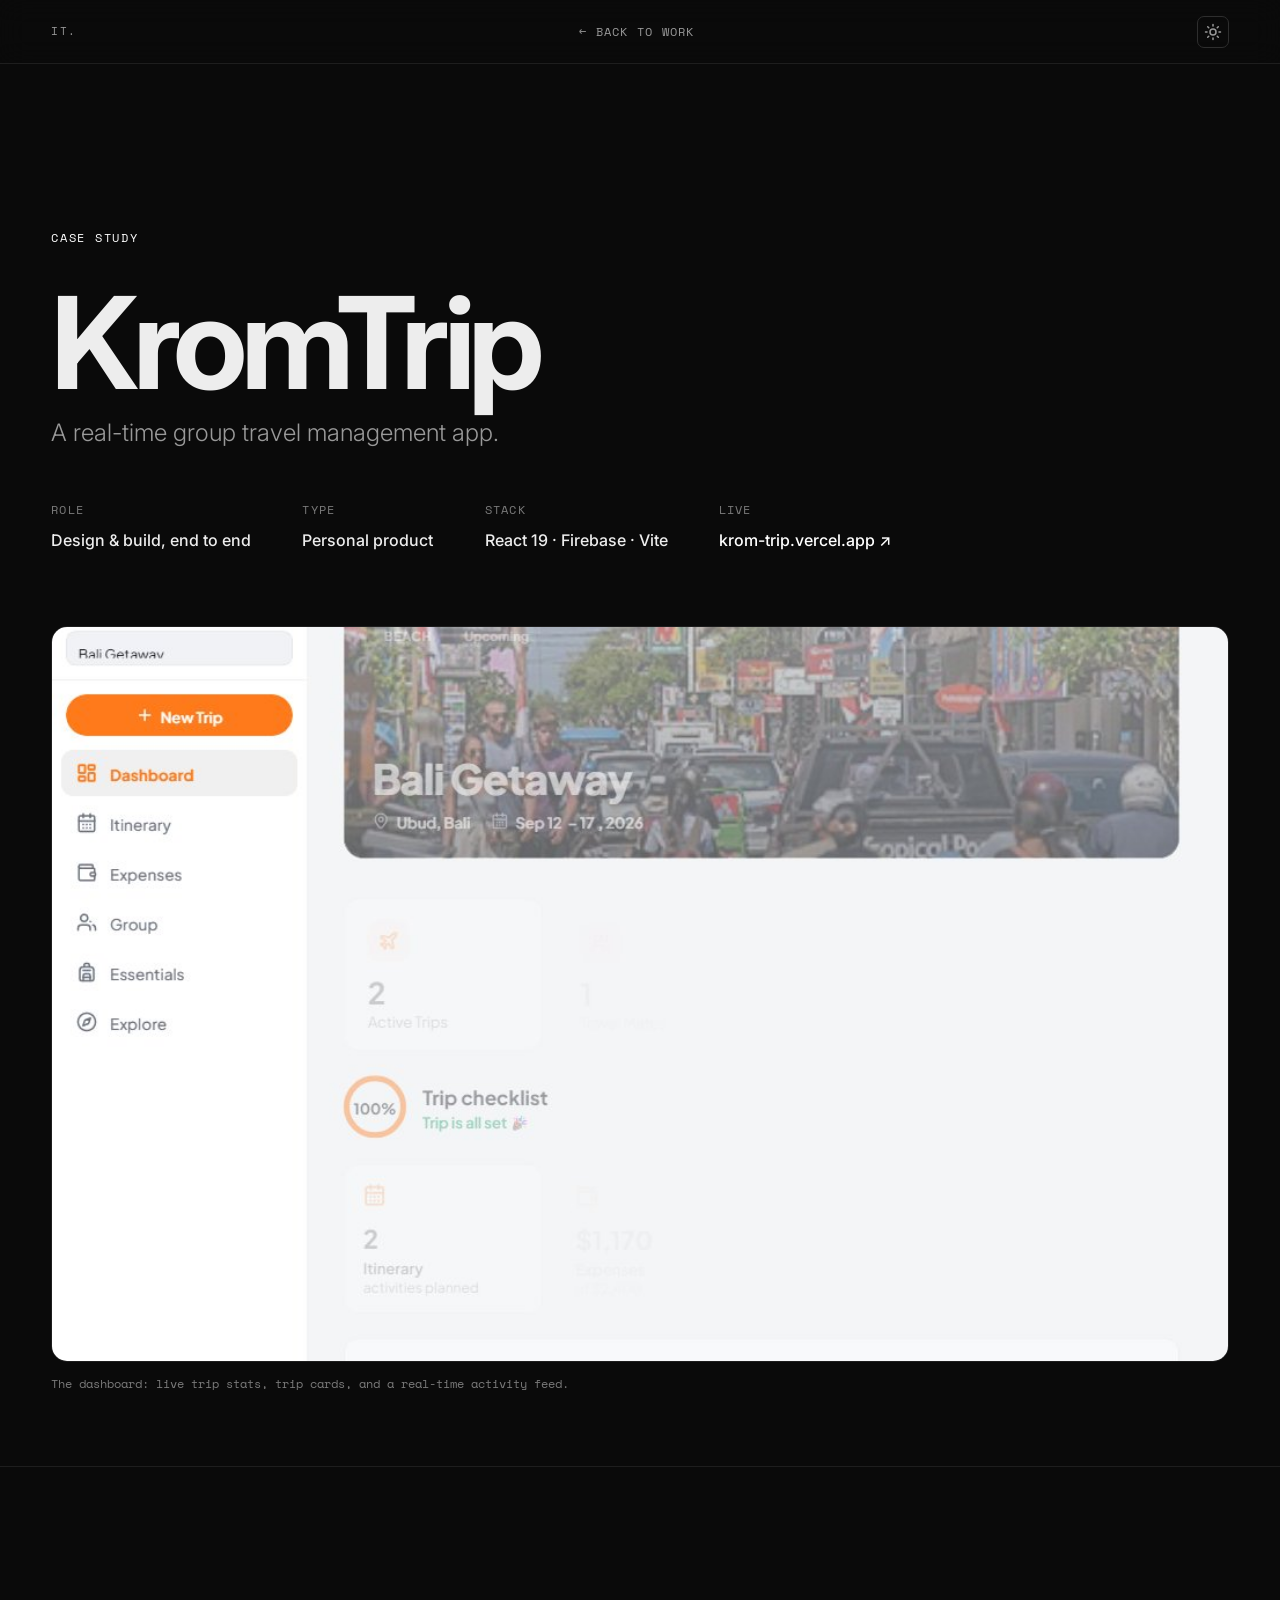
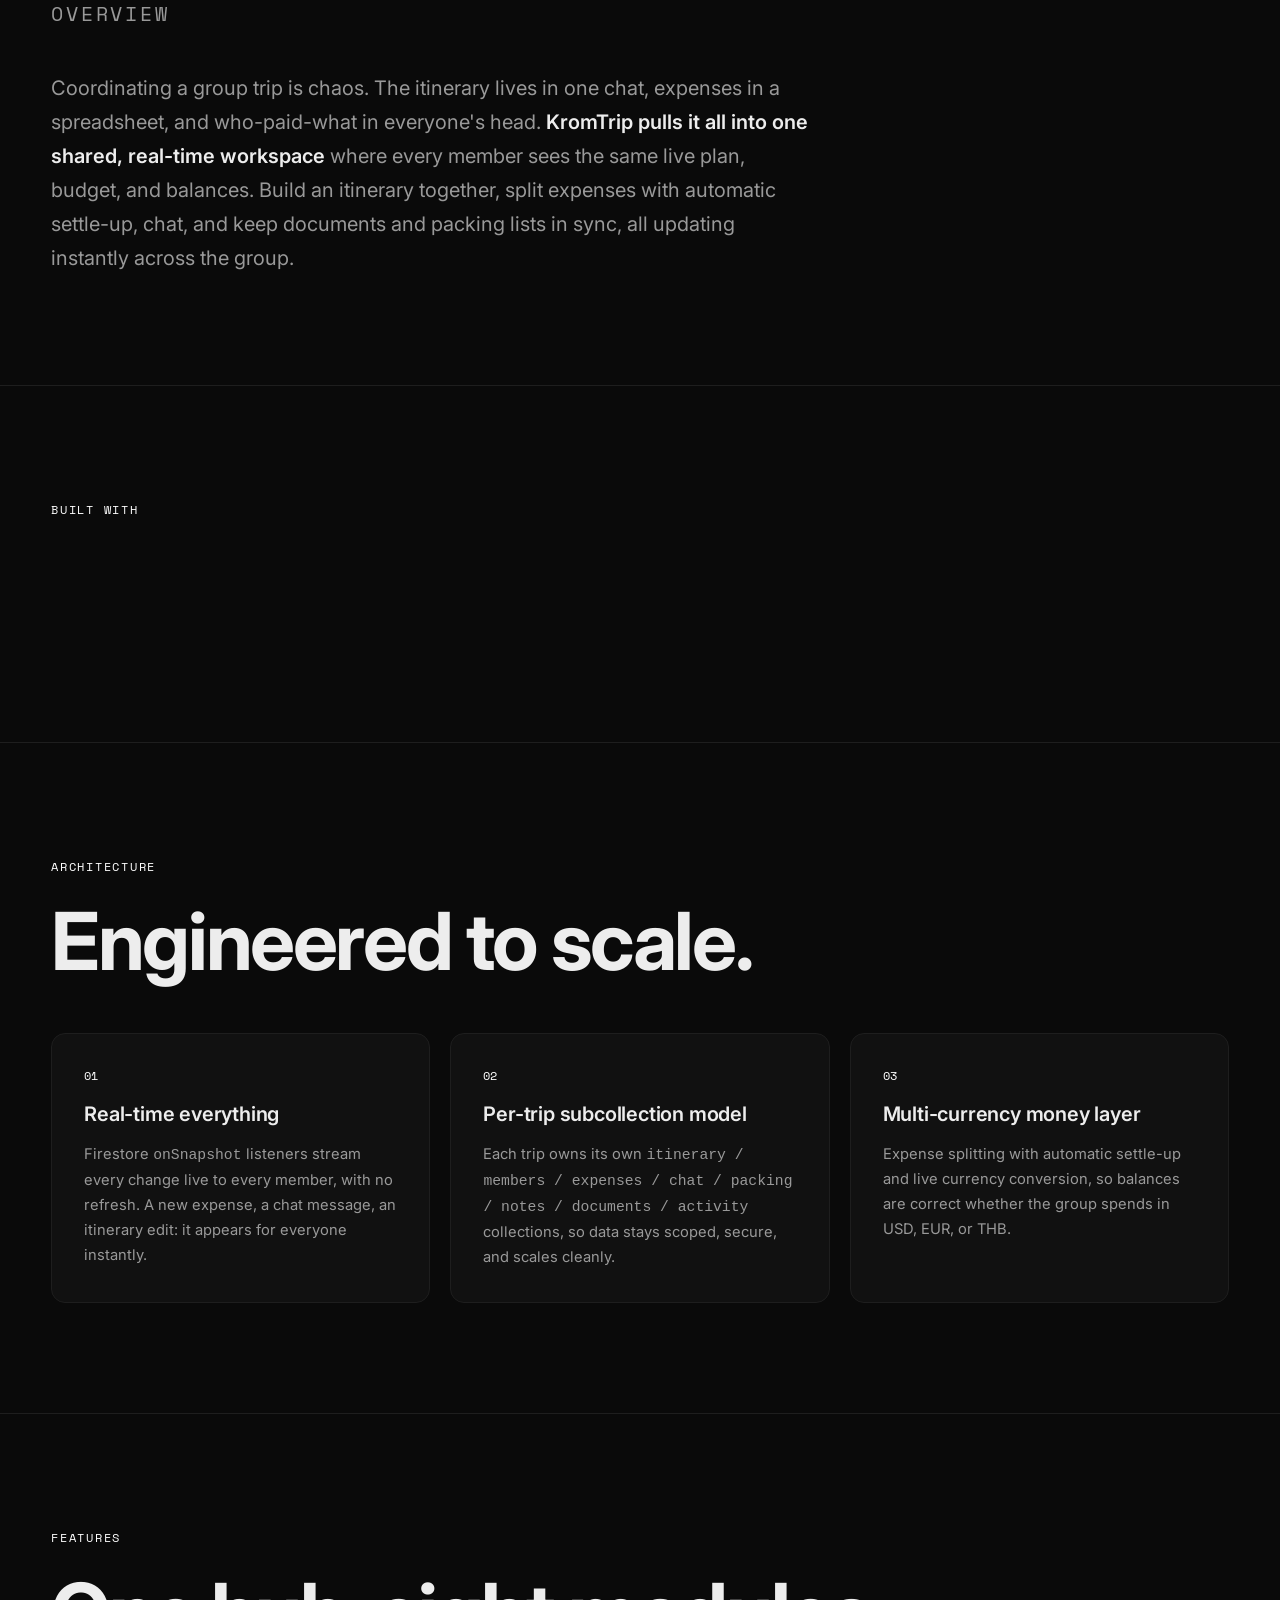
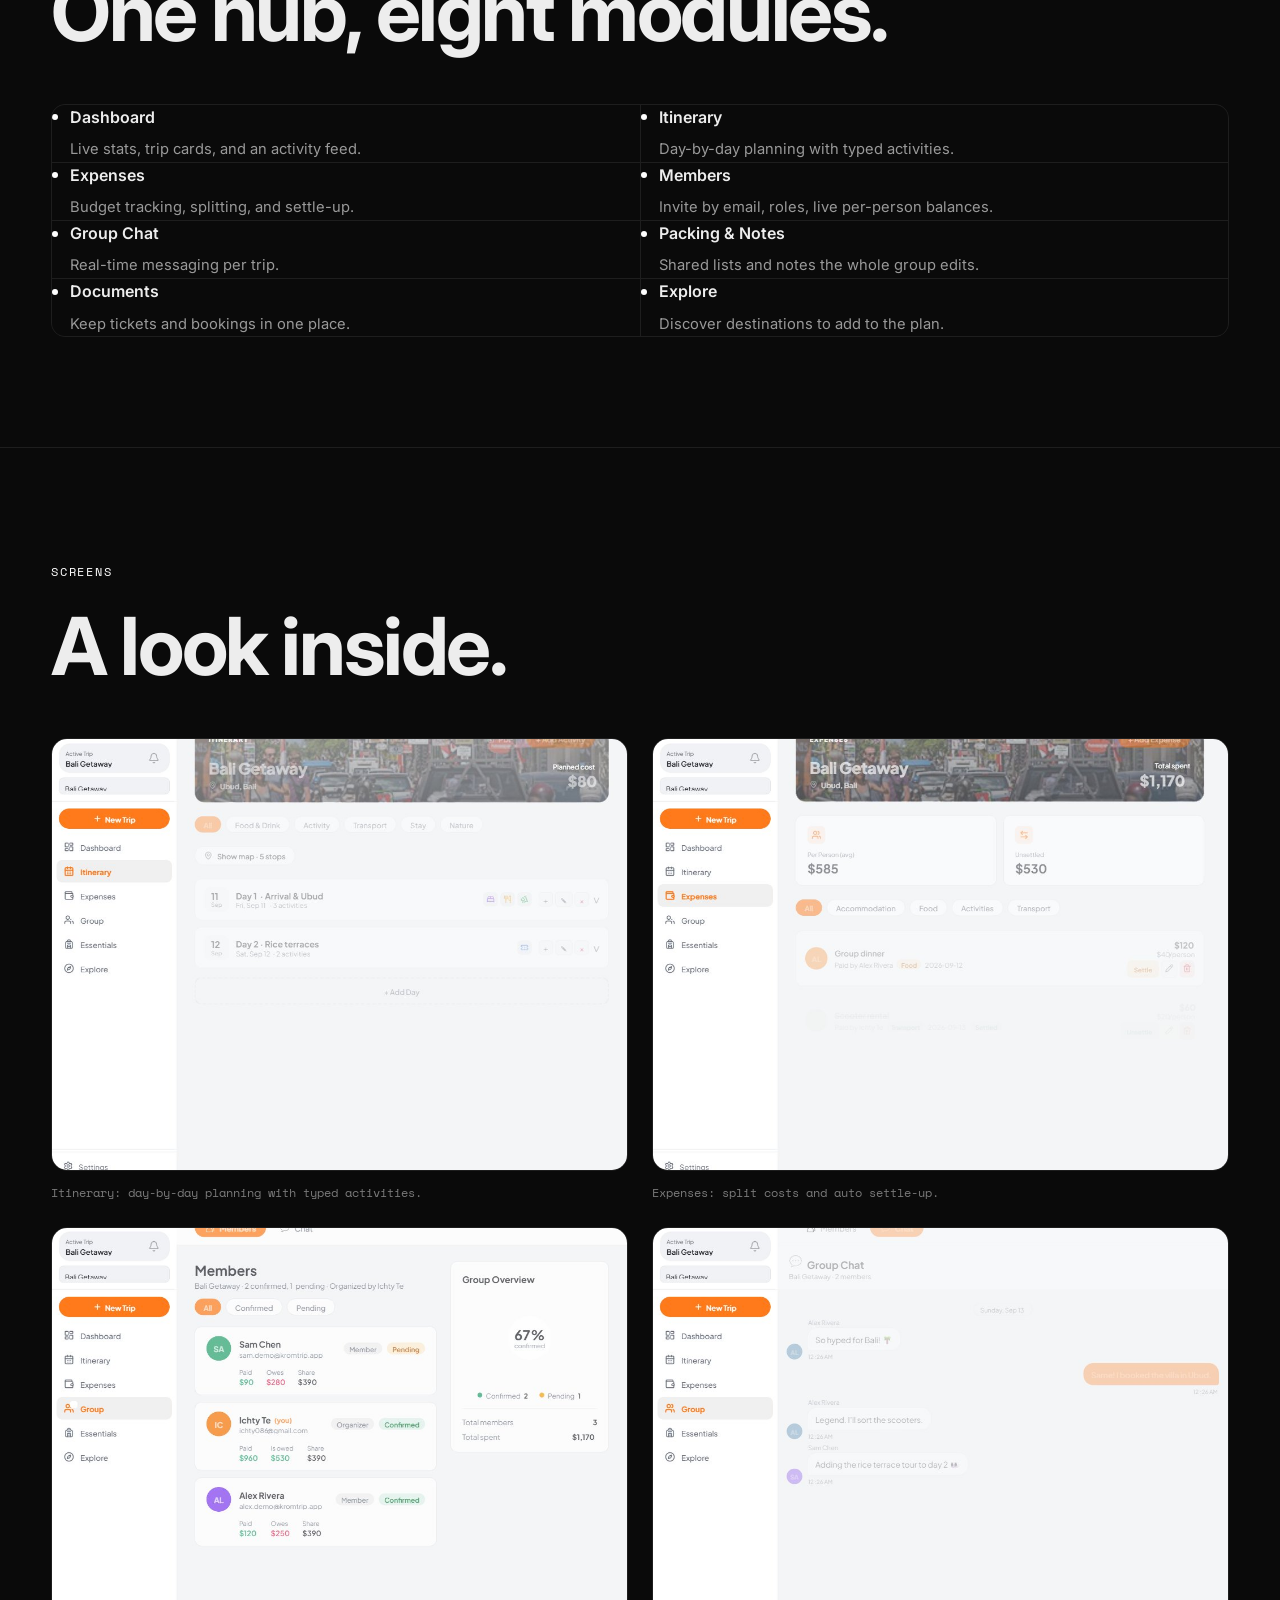
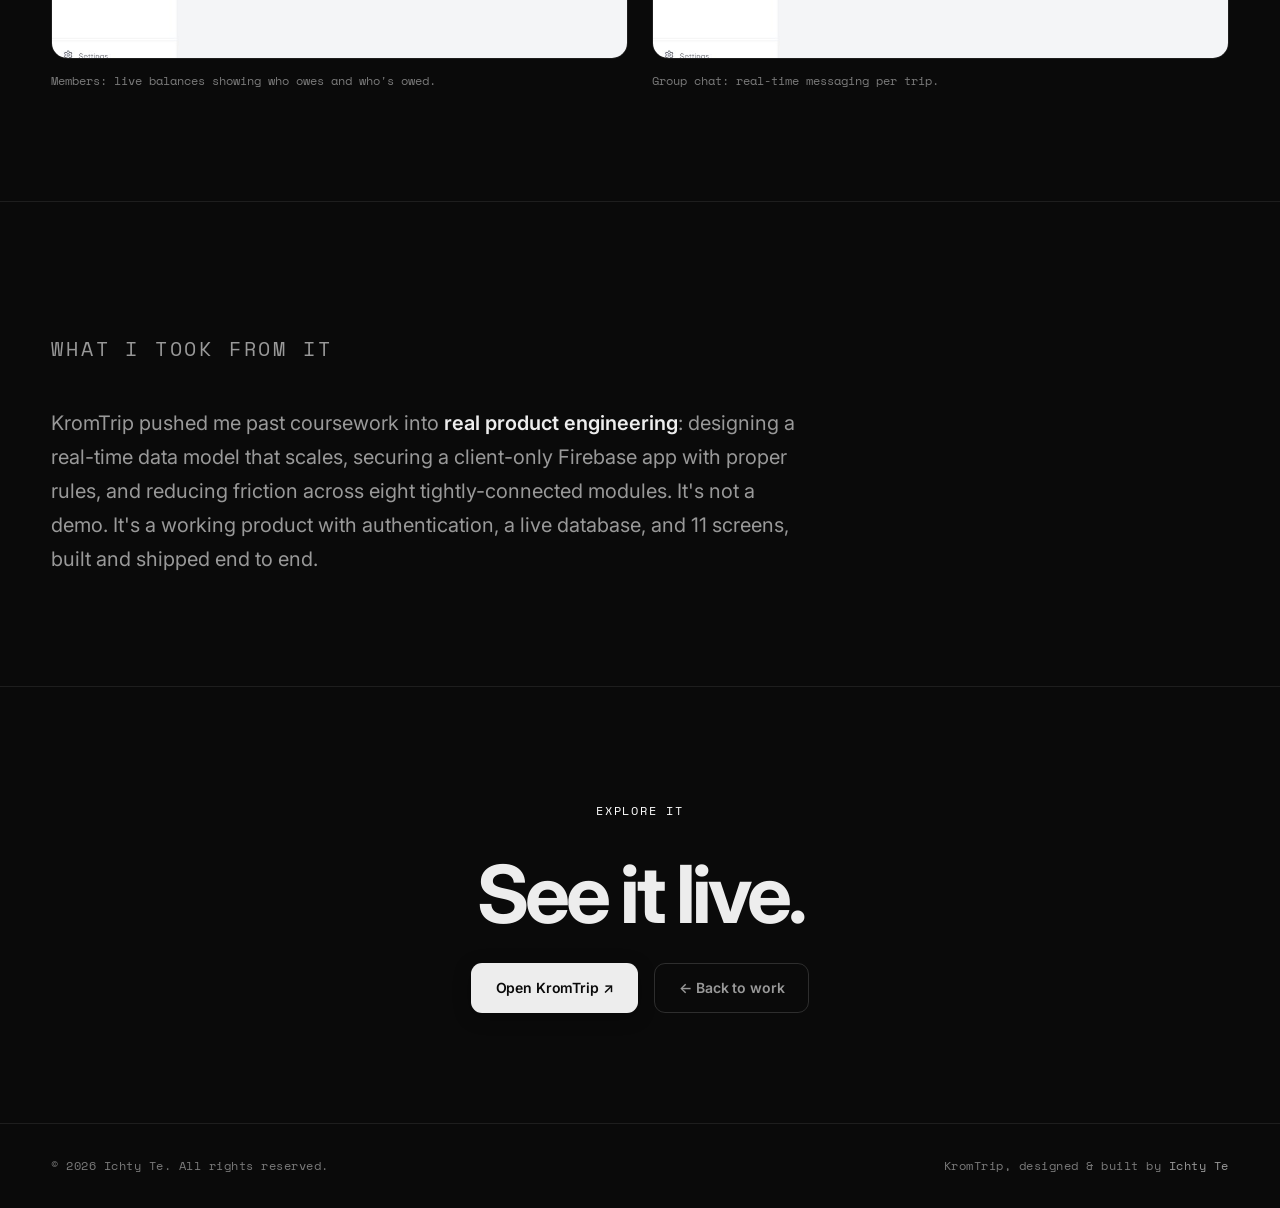
<file: kromtrip.html>
<!doctype html>
<html lang="en">
<head>
  <meta charset="utf-8" />
  <meta name="viewport" content="width=device-width, initial-scale=1" />
  <script>(function(){try{var t=localStorage.getItem('theme');if(t==='light'){document.documentElement.setAttribute('data-theme','light');}}catch(e){}})();</script>
  <title>KromTrip Case Study · Ichty Te</title>
  <meta name="description" content="KromTrip, a real-time group travel management app. A case study by Ichty Te: architecture, features, and design." />
  <meta name="theme-color" content="#0a0a0a" />
  <link rel="icon" href="data:image/svg+xml,%3Csvg xmlns='http://www.w3.org/2000/svg' viewBox='0 0 64 64'%3E%3Crect width='64' height='64' rx='14' fill='%230a0a0a'/%3E%3Ctext x='50%25' y='52%25' dominant-baseline='middle' text-anchor='middle' font-family='Arial,sans-serif' font-size='30' font-weight='700' fill='%23ededed'%3EIT%3C/text%3E%3Ccircle cx='48' cy='44' r='3' fill='%23ededed'/%3E%3C/svg%3E" />

  <link rel="preconnect" href="https://fonts.googleapis.com">
  <link rel="preconnect" href="https://fonts.gstatic.com" crossorigin>
  <link href="https://fonts.googleapis.com/css2?family=Inter:wght@300..800&family=Space+Mono:wght@400;700&display=swap" rel="stylesheet">

  <link rel="stylesheet" href="css/styles.css" />

  <style>
    /* ── Case-study page styles (reuses portfolio tokens) ── */
    .cs-page { padding-top: 64px; }

    /* Top bar */
    .cs-bar {
      position: fixed; top: 0; left: 0; width: 100%; z-index: 1000;
      display: flex; align-items: center; justify-content: space-between;
      height: 64px; padding: 0 var(--container-pad);
      background: rgba(10,10,10,0.6); backdrop-filter: blur(14px) saturate(160%);
      border-bottom: 1px solid var(--border);
    }
    html[data-theme="light"] .cs-bar { background: rgba(247,246,243,0.6); }
    .cs-back {
      display: inline-flex; align-items: center; gap: var(--s-2);
      font-family: var(--font-mono); font-size: var(--t-xs); text-transform: uppercase;
      letter-spacing: 0.1em; color: var(--text-2); text-decoration: none;
      transition: color var(--dur-fast);
    }
    .cs-back:hover { color: var(--accent); }

    /* Section rhythm */
    .cs-section { padding: clamp(56px, 9vw, 110px) 0; border-top: 1px solid var(--border); }
    .cs-section:first-of-type { border-top: none; }
    .cs-lead { max-width: 760px; }
    .cs-lead p { font-size: var(--t-lg); line-height: 1.7; color: var(--text-2); margin-top: var(--s-5); }
    .cs-lead p strong { color: var(--text-1); font-weight: 600; }

    /* Hero */
    .cs-hero { padding: clamp(80px, 14vw, 160px) 0 clamp(40px, 6vw, 72px); }
    .cs-title { font-size: clamp(3rem, 11vw, 8rem); font-weight: 700; letter-spacing: -0.05em; line-height: 0.92; margin: var(--s-4) 0 var(--s-3); }
    .cs-sub { font-size: var(--t-xl); color: var(--text-2); font-weight: 300; }
    .cs-meta { display: flex; flex-wrap: wrap; gap: clamp(24px, 4vw, 56px); margin-top: var(--s-12); }
    .cs-meta-item .k { font-family: var(--font-mono); font-size: var(--t-xs); text-transform: uppercase; letter-spacing: 0.1em; color: var(--text-3); margin-bottom: var(--s-2); }
    .cs-meta-item .v { font-size: var(--t-base); color: var(--text-1); font-weight: 500; }
    .cs-meta-item .v a { color: var(--accent); text-decoration: none; }
    .cs-meta-item .v a:hover { text-decoration: underline; }

    /* Screenshot frames (placeholders until images are dropped in) */
    .cs-fig { margin: 0; }
    .cs-shot {
      position: relative; aspect-ratio: 16 / 10; overflow: hidden;
      border: 1px solid var(--border); border-radius: 16px; background: var(--surface);
    }
    .cs-shot.tall { aspect-ratio: 4 / 3; }
    .cs-shot .ph {
      position: absolute; inset: 0; display: grid; place-content: center; gap: 10px;
      text-align: center; color: var(--text-3);
      font-family: var(--font-mono); font-size: var(--t-xs); letter-spacing: 0.08em; text-transform: uppercase;
      background: repeating-linear-gradient(45deg, transparent 0 12px, rgba(255,255,255,0.04) 12px 24px);
    }
    .cs-shot .ph span { font-size: 1.6rem; opacity: 0.5; }
    .cs-shot img { position: absolute; inset: 0; width: 100%; height: 100%; object-fit: cover; z-index: 1; }
    .cs-fig figcaption { margin-top: var(--s-3); font-family: var(--font-mono); font-size: var(--t-xs); color: var(--text-3); }
    .cs-hero-shot { margin-top: clamp(40px, 6vw, 72px); }

    /* Highlight cards */
    .cs-cards { display: grid; grid-template-columns: repeat(3, 1fr); gap: var(--s-5); margin-top: var(--s-12); }
    .cs-card { background: var(--surface); border: 1px solid var(--border); border-radius: 14px; padding: var(--s-8); transition: border-color var(--dur-med), transform var(--dur-med); }
    .cs-card:hover { border-color: var(--border-strong); transform: translateY(-3px); }
    .cs-card .n { font-family: var(--font-mono); font-size: var(--t-xs); color: var(--accent); }
    .cs-card h3 { font-size: var(--t-lg); font-weight: 600; margin: var(--s-3) 0 var(--s-3); letter-spacing: -0.01em; }
    .cs-card p { font-size: var(--t-sm); line-height: 1.7; color: var(--text-2); }

    /* Feature list */
    .cs-features { display: grid; grid-template-columns: repeat(2, 1fr); gap: 1px; background: var(--border); border: 1px solid var(--border); border-radius: 14px; overflow: hidden; margin-top: var(--s-12); }
    .cs-feat { background: var(--bg); padding: var(--s-6) var(--s-7); }
    .cs-feat h4 { font-size: var(--t-base); font-weight: 600; display: flex; align-items: center; gap: var(--s-3); }
    .cs-feat h4::before { content: ""; width: 6px; height: 6px; border-radius: 50%; background: var(--accent); }
    .cs-feat p { font-size: var(--t-sm); color: var(--text-2); line-height: 1.6; margin-top: var(--s-2); padding-left: 18px; }

    /* Gallery */
    .cs-gallery { display: grid; grid-template-columns: repeat(2, 1fr); gap: var(--s-6); margin-top: var(--s-12); }

    /* CTA */
    .cs-cta { text-align: center; }
    .cs-cta .cs-title { font-size: clamp(2.5rem, 7vw, 5rem); }
    .cs-ctas { display: flex; gap: var(--s-4); justify-content: center; flex-wrap: wrap; margin-top: var(--s-8); }

    /* Reveal */
    .cs-reveal { opacity: 0; transform: translateY(40px); filter: blur(5px); transition: opacity .8s var(--ease-out), transform .9s var(--ease-out), filter .8s var(--ease-out); }
    .cs-reveal.visible { opacity: 1; transform: none; filter: blur(0); }
    @media (prefers-reduced-motion: reduce) { .cs-reveal { opacity:1!important; transform:none!important; filter:none!important; } }

    @media (max-width: 820px) {
      .cs-cards { grid-template-columns: 1fr; }
      .cs-features { grid-template-columns: 1fr; }
      .cs-gallery { grid-template-columns: 1fr; }
    }
  </style>
</head>
<body class="cs-page">

  <header class="cs-bar">
    <a class="nav-logo" href="index.html">IT.</a>
    <a class="cs-back" href="index.html#projects">← Back to work</a>
    <button class="theme-toggle" id="theme-toggle" aria-label="Toggle color theme" title="Toggle theme">
      <svg class="icon-sun" viewBox="0 0 24 24" width="18" height="18" fill="none" stroke="currentColor" stroke-width="2" stroke-linecap="round" stroke-linejoin="round" aria-hidden="true"><circle cx="12" cy="12" r="4"/><path d="M12 2v2M12 20v2M4.93 4.93l1.41 1.41M17.66 17.66l1.41 1.41M2 12h2M20 12h2M6.34 17.66l-1.41 1.41M19.07 4.93l-1.41 1.41"/></svg>
      <svg class="icon-moon" viewBox="0 0 24 24" width="18" height="18" fill="none" stroke="currentColor" stroke-width="2" stroke-linecap="round" stroke-linejoin="round" aria-hidden="true"><path d="M21 12.79A9 9 0 1 1 11.21 3 7 7 0 0 0 21 12.79z"/></svg>
    </button>
  </header>

  <main>
    <!-- HERO -->
    <section class="cs-hero">
      <div class="container cs-reveal">
        <p class="label">Case Study</p>
        <h1 class="cs-title">KromTrip</h1>
        <p class="cs-sub">A real-time group travel management app.</p>

        <div class="cs-meta">
          <div class="cs-meta-item"><div class="k">Role</div><div class="v">Design &amp; build, end to end</div></div>
          <div class="cs-meta-item"><div class="k">Type</div><div class="v">Personal product</div></div>
          <div class="cs-meta-item"><div class="k">Stack</div><div class="v">React 19 · Firebase · Vite</div></div>
          <div class="cs-meta-item"><div class="k">Live</div><div class="v"><a href="https://krom-trip.vercel.app" target="_blank" rel="noopener noreferrer">krom-trip.vercel.app ↗</a></div></div>
        </div>
      </div>

      <div class="container cs-hero-shot cs-reveal">
        <figure class="cs-fig">
          <div class="cs-shot">
            <div class="ph"><span>◧</span>Dashboard screenshot<br>images/kromtrip/dashboard.jpg</div>
            <img src="images/kromtrip/dashboard.jpg" alt="KromTrip dashboard" loading="lazy" onerror="this.remove()">
          </div>
          <figcaption>The dashboard: live trip stats, trip cards, and a real-time activity feed.</figcaption>
        </figure>
      </div>
    </section>

    <!-- OVERVIEW -->
    <section class="cs-section">
      <div class="container">
        <div class="cs-lead cs-reveal">
          <p class="label">Overview</p>
          <p>
            Coordinating a group trip is chaos. The itinerary lives in one chat, expenses in a
            spreadsheet, and who-paid-what in everyone's head. <strong>KromTrip pulls it all into one
            shared, real-time workspace</strong> where every member sees the same live plan, budget,
            and balances. Build an itinerary together, split expenses with automatic settle-up, chat,
            and keep documents and packing lists in sync, all updating instantly across the group.
          </p>
        </div>
      </div>
    </section>

    <!-- STACK -->
    <section class="cs-section">
      <div class="container cs-reveal">
        <p class="label">Built with</p>
        <ul class="tag-list" role="list" style="margin-top: var(--s-6); max-width: 720px;">
          <li class="tag">React 19</li>
          <li class="tag">Vite</li>
          <li class="tag">Firebase Auth</li>
          <li class="tag">Cloud Firestore</li>
          <li class="tag">React Router</li>
          <li class="tag">Context API</li>
          <li class="tag">EmailJS</li>
          <li class="tag">JavaScript</li>
        </ul>
      </div>
    </section>

    <!-- ARCHITECTURE -->
    <section class="cs-section">
      <div class="container">
        <header class="cs-reveal">
          <p class="label">Architecture</p>
          <h2 class="section-title">Engineered to scale.</h2>
        </header>
        <div class="cs-cards">
          <article class="cs-card cs-reveal">
            <div class="n">01</div>
            <h3>Real-time everything</h3>
            <p>Firestore <code>onSnapshot</code> listeners stream every change live to every member, with no refresh. A new expense, a chat message, an itinerary edit: it appears for everyone instantly.</p>
          </article>
          <article class="cs-card cs-reveal">
            <div class="n">02</div>
            <h3>Per-trip subcollection model</h3>
            <p>Each trip owns its own <code>itinerary / members / expenses / chat / packing / notes / documents / activity</code> collections, so data stays scoped, secure, and scales cleanly.</p>
          </article>
          <article class="cs-card cs-reveal">
            <div class="n">03</div>
            <h3>Multi-currency money layer</h3>
            <p>Expense splitting with automatic settle-up and live currency conversion, so balances are correct whether the group spends in USD, EUR, or THB.</p>
          </article>
        </div>
      </div>
    </section>

    <!-- FEATURES -->
    <section class="cs-section">
      <div class="container">
        <header class="cs-reveal">
          <p class="label">Features</p>
          <h2 class="section-title">One hub, eight modules.</h2>
        </header>
        <div class="cs-features">
          <div class="cs-feat cs-reveal"><h4>Dashboard</h4><p>Live stats, trip cards, and an activity feed.</p></div>
          <div class="cs-feat cs-reveal"><h4>Itinerary</h4><p>Day-by-day planning with typed activities.</p></div>
          <div class="cs-feat cs-reveal"><h4>Expenses</h4><p>Budget tracking, splitting, and settle-up.</p></div>
          <div class="cs-feat cs-reveal"><h4>Members</h4><p>Invite by email, roles, live per-person balances.</p></div>
          <div class="cs-feat cs-reveal"><h4>Group Chat</h4><p>Real-time messaging per trip.</p></div>
          <div class="cs-feat cs-reveal"><h4>Packing &amp; Notes</h4><p>Shared lists and notes the whole group edits.</p></div>
          <div class="cs-feat cs-reveal"><h4>Documents</h4><p>Keep tickets and bookings in one place.</p></div>
          <div class="cs-feat cs-reveal"><h4>Explore</h4><p>Discover destinations to add to the plan.</p></div>
        </div>
      </div>
    </section>

    <!-- GALLERY -->
    <section class="cs-section">
      <div class="container">
        <header class="cs-reveal">
          <p class="label">Screens</p>
          <h2 class="section-title">A look inside.</h2>
        </header>
        <div class="cs-gallery">
          <figure class="cs-fig cs-reveal">
            <div class="cs-shot tall">
              <div class="ph"><span>◧</span>Itinerary<br>images/kromtrip/itinerary.jpg</div>
              <img src="images/kromtrip/itinerary.jpg" alt="KromTrip itinerary" loading="lazy" onerror="this.remove()">
            </div>
            <figcaption>Itinerary: day-by-day planning with typed activities.</figcaption>
          </figure>
          <figure class="cs-fig cs-reveal">
            <div class="cs-shot tall">
              <div class="ph"><span>◧</span>Expenses<br>images/kromtrip/expenses.jpg</div>
              <img src="images/kromtrip/expenses.jpg" alt="KromTrip expenses" loading="lazy" onerror="this.remove()">
            </div>
            <figcaption>Expenses: split costs and auto settle-up.</figcaption>
          </figure>
          <figure class="cs-fig cs-reveal">
            <div class="cs-shot tall">
              <div class="ph"><span>◧</span>Members<br>images/kromtrip/members.jpg</div>
              <img src="images/kromtrip/members.jpg" alt="KromTrip members" loading="lazy" onerror="this.remove()">
            </div>
            <figcaption>Members: live balances showing who owes and who's owed.</figcaption>
          </figure>
          <figure class="cs-fig cs-reveal">
            <div class="cs-shot tall">
              <div class="ph"><span>◧</span>Chat<br>images/kromtrip/chat.jpg</div>
              <img src="images/kromtrip/chat.jpg" alt="KromTrip chat" loading="lazy" onerror="this.remove()">
            </div>
            <figcaption>Group chat: real-time messaging per trip.</figcaption>
          </figure>
        </div>
      </div>
    </section>

    <!-- REFLECTION -->
    <section class="cs-section">
      <div class="container">
        <div class="cs-lead cs-reveal">
          <p class="label">What I took from it</p>
          <p>
            KromTrip pushed me past coursework into <strong>real product engineering</strong>: designing
            a real-time data model that scales, securing a client-only Firebase app with proper
            rules, and reducing friction across eight tightly-connected modules. It's not a demo.
            It's a working product with authentication, a live database, and 11 screens, built and
            shipped end to end.
          </p>
        </div>
      </div>
    </section>

    <!-- CTA -->
    <section class="cs-section cs-cta">
      <div class="container cs-reveal">
        <p class="label" style="justify-content:center;">Explore it</p>
        <h2 class="cs-title">See it live.</h2>
        <div class="cs-ctas">
          <a class="btn btn-primary" href="https://krom-trip.vercel.app" target="_blank" rel="noopener noreferrer">Open KromTrip ↗</a>
          <a class="btn btn-ghost" href="index.html#projects">← Back to work</a>
        </div>
      </div>
    </section>
  </main>

  <footer class="site-footer">
    <div class="footer-inner">
      <p class="copy">&copy; <span id="year"></span> Ichty Te. All rights reserved.</p>
      <p class="design">KromTrip, designed &amp; built by <span class="name">Ichty Te</span></p>
    </div>
  </footer>

  <script>
    // Theme toggle (shares the portfolio's localStorage key)
    (function () {
      const btn = document.getElementById('theme-toggle');
      const root = document.documentElement;
      const meta = document.querySelector('meta[name="theme-color"]');
      btn && btn.addEventListener('click', () => {
        const next = root.getAttribute('data-theme') === 'light' ? 'dark' : 'light';
        if (next === 'light') root.setAttribute('data-theme', 'light');
        else root.removeAttribute('data-theme');
        if (meta) meta.setAttribute('content', next === 'light' ? '#f7f6f3' : '#0a0a0a');
        try { localStorage.setItem('theme', next); } catch (e) {}
      });
    })();

    // Scroll reveals
    const io = new IntersectionObserver((entries) => {
      entries.forEach(e => { if (e.isIntersecting) { e.target.classList.add('visible'); io.unobserve(e.target); } });
    }, { threshold: 0.12 });
    document.querySelectorAll('.cs-reveal').forEach(el => io.observe(el));

    document.getElementById('year').textContent = new Date().getFullYear();
  </script>
</body>
</html>
</file>
<file: css/styles.css>
/* ============================================================
   ICHTY TE — PORTFOLIO DESIGN SYSTEM
   ============================================================ */

/* ROOT TOKENS */
:root {
  --bg:             #0a0a0a;
  --surface:        #111111;
  --surface-raised: #161616;
  --border:         #1e1e1e;
  --border-strong:  #2e2e2e;

  --text-1: #ededed;
  --text-2: #999999;
  --text-3: #7a7a7a;

  --accent:      #ffffff;
  --accent-rgb:  255, 255, 255;
  --accent-dim:  rgba(255, 255, 255, 0.08);
  --accent-glow: rgba(255, 255, 255, 0.20);
  --accent-border: rgba(255, 255, 255, 0.30);

  /* keyboard deck + keycaps (theme-aware, matches site surfaces) */
  --deck-face:  linear-gradient(180deg, #161616 0%, #0b0b0b 100%);
  --deck-drop:  rgba(0, 0, 0, 0.6);
  --key-face:   linear-gradient(180deg, #1c1c1c 0%, #101010 100%);
  --key-side:   #050505;
  --key-drop:   rgba(0, 0, 0, 0.5);
  --key-hi:     rgba(255, 255, 255, 0.05);

  --font:      'Inter', system-ui, -apple-system, sans-serif;
  --font-mono: 'Space Mono', monospace;

  /* Fluid type scale */
  --t-xs:   clamp(0.70rem,  0.65rem + 0.25vw, 0.78rem);
  --t-sm:   clamp(0.85rem,  0.80rem + 0.25vw, 0.92rem);
  --t-base: clamp(0.95rem,  0.90rem + 0.25vw, 1.00rem);
  --t-lg:   clamp(1.10rem,  1.00rem + 0.50vw, 1.25rem);
  --t-xl:   clamp(1.25rem,  1.10rem + 0.75vw, 1.50rem);
  --t-2xl:  clamp(1.50rem,  1.30rem + 1.00vw, 2.00rem);
  --t-3xl:  clamp(2.00rem,  1.60rem + 2.00vw, 3.00rem);
  --t-4xl:  clamp(2.75rem,  2.00rem + 3.75vw, 5.50rem);
  --t-hero: clamp(3.50rem,  2.50rem + 5.50vw, 9.00rem);

  /* Spacing (4px grid) */
  --s-1:  4px;   --s-2:  8px;   --s-3:  12px;  --s-4:  16px;
  --s-5:  20px;  --s-6:  24px;  --s-8:  32px;  --s-10: 40px;
  --s-12: 48px;  --s-16: 64px;  --s-20: 80px;  --s-24: 96px;

  --container-max: 2600px;
  --container-pad: clamp(20px, 4vw, 72px);
  --pgrid:         clamp(20px, 4vw, 72px);
  --section-gap:   clamp(80px, 11vw, 140px);

  --ease-out: cubic-bezier(0.16, 1, 0.3, 1);
  --dur-fast: 180ms;
  --dur-med:  360ms;
  --dur-slow: 700ms;
}

/* RESET */
*, *::before, *::after { margin: 0; padding: 0; box-sizing: border-box; }
html { color-scheme: dark; }
/* Hide the scrollbar (scrolling still works) */
html { scrollbar-width: none; -ms-overflow-style: none; }
html::-webkit-scrollbar, body::-webkit-scrollbar { width: 0; height: 0; display: none; }
html.lenis, html.lenis body { height: auto; }
.lenis.lenis-smooth { scroll-behavior: auto !important; }
.lenis.lenis-smooth [data-lenis-prevent] { overscroll-behavior: contain; }
.lenis.lenis-stopped { overflow: hidden; }
/* Fallback native smooth scroll if Lenis unavailable */
html:not(.lenis) { scroll-behavior: smooth; }
body {
  font-family: var(--font);
  background: var(--bg);
  color: var(--text-1);
  line-height: 1.6;
  overflow-x: hidden;
  -webkit-font-smoothing: antialiased;
  -moz-osx-font-smoothing: grayscale;
}
img  { display: block; max-width: 100%; }

/* Page-wide ambient aura — a soft accent glow that trails the cursor across
   every section, tying the whole page together. Sits above the body backdrop
   but behind all content (transparent sections let it bleed through). */
.page-aura {
  position: fixed;
  inset: 0;
  z-index: -1;
  pointer-events: none;
  overflow: hidden;
  opacity: 0;
  transition: opacity 1.2s ease;
}
body.loaded .page-aura { opacity: 1; }

/* Background column grid — faint dashed vertical guides, fixed behind content,
   aligned to the content container (Eva Sanchez style). */
/* A single fixed-size glow blob translated to the cursor. Moving it with
   transform is GPU-composited (no per-frame repaint like a moving gradient). */
.page-aura::before {
  content: '';
  position: absolute;
  top: 0; left: 0;
  width: 75vmax; height: 75vmax;
  margin: -37.5vmax 0 0 -37.5vmax;
  border-radius: 50%;
  background: radial-gradient(closest-side,
    rgba(var(--accent-rgb), 0.13), rgba(var(--accent-rgb), 0.04) 46%, transparent 72%);
  transform: translate3d(var(--ax, 50vw), var(--ay, 22vh), 0);
  will-change: transform;
}
html[data-theme="light"] .page-aura { mix-blend-mode: multiply; }
html[data-theme="light"] .page-aura::before {
  background: radial-gradient(closest-side,
    rgba(var(--accent-rgb), 0.16), rgba(var(--accent-rgb), 0.05) 46%, transparent 72%);
}
@media (prefers-reduced-motion: reduce) {
  .page-aura { transition: none; }
}
a    { color: inherit; }
ul, ol { list-style: none; }
button { font-family: inherit; cursor: pointer; border: none; background: none; }

/* CONTAINER */
.container {
  max-width: var(--container-max);
  margin: 0 auto;
  padding: 0 var(--container-pad);
}

/* ── CASE STUDY FOOTER ─────────────────────────────────────
   Used by the case study pages, which don't carry the contact
   footer from the index. */
.site-footer {
  border-top: 1px solid var(--border);
  padding: var(--s-8) 0;
}
.footer-inner {
  max-width: var(--container-max);
  margin: 0 auto;
  padding: 0 var(--container-pad);
  display: flex;
  flex-wrap: wrap;
  align-items: center;
  justify-content: space-between;
  gap: var(--s-4);
  font-family: var(--font-mono);
  font-size: var(--t-xs);
  letter-spacing: 0.04em;
  color: var(--text-3);
}
.footer-inner p { margin: 0; }
.footer-inner .name { color: var(--text-2); }

/* ── SHARED BIG NAME ──────────────────────────────────────────
   The same name renders in the loader AND the hero, in the same
   place, so it can be handed off seamlessly. One anchor var keeps
   both in sync. */
:root { --name-bottom: clamp(290px, 40vh, 440px); }

.big-name {
  font-family: var(--font);
  font-weight: 600;
  font-size: clamp(2.6rem, 13.5vw, 12rem);
  line-height: 1;
  letter-spacing: -0.045em;
  color: var(--text-1);
  margin: 0;
  white-space: nowrap;
}
.big-name .bn-line { display: block; overflow: hidden; }
.big-name .bn-text { display: inline-block; }
.big-name .bn-dot {
  color: var(--accent);
  font-style: normal;
  animation: bnDotPulse 1.6s var(--ease-out) infinite;
}
@keyframes bnDotPulse { 0%, 100% { opacity: 1; } 50% { opacity: 0.3; } }

/* Living gold sheen sweeping across the hero name (hero instance only, so the
   loader handoff is untouched). Accent-based so it reads in both themes. */
.hero-name .bn-text {
  background: linear-gradient(100deg,
    var(--text-1) 0%, var(--text-1) 42%,
    var(--accent) 50%,
    var(--text-1) 58%, var(--text-1) 100%);
  background-size: 260% 100%;
  background-position: 120% 0;
  -webkit-background-clip: text;
  background-clip: text;
  -webkit-text-fill-color: transparent;
  animation: nameSheen 7s ease-in-out 1.6s infinite;
}
@keyframes nameSheen {
  0%   { background-position: 120% 0; }
  55%  { background-position: -20% 0; }
  100% { background-position: -20% 0; }
}
@media (prefers-reduced-motion: reduce) {
  .hero-name .bn-text { animation: none; -webkit-text-fill-color: var(--text-1); }
}

/* ── LOADER · COUNTER ────────────────────────────────────── */
/* Editorial loader: identity top row, big real-progress counter anchored where
   the hero name lands, and a full-bleed progress line at the very bottom. */
#loader {
  position: fixed;
  inset: 0;
  z-index: 9999;
  background: transparent;   /* the panels carry the fill, so they can leave independently */
  visibility: visible;
}
#loader.wipe { pointer-events: none; }
#loader.gone { visibility: hidden; }

.loader-panels { position: absolute; inset: 0; display: flex; }
.loader-panel {
  flex: 1 1 0;
  background: var(--bg);
  will-change: transform;
}
/* Overlap by a hair so subpixel rounding can't open seams between panels. */
.loader-panel + .loader-panel { margin-left: -1px; }

/* Panel and page are both near-black, so the sweep would be invisible without
   a trailing edge. The hairline picks up where the filled progress bar ends,
   reading as the bar breaking into segments and lifting away. */
#loader.wipe .loader-panel {
  transform: translateY(-100%);
  transition: transform 0.9s cubic-bezier(0.76, 0, 0.24, 1);
  box-shadow: 0 1px 0 var(--accent);
}
#loader.wipe .loader-panel:nth-child(1) { transition-delay: 0s; }
#loader.wipe .loader-panel:nth-child(2) { transition-delay: 0.07s; }
#loader.wipe .loader-panel:nth-child(3) { transition-delay: 0.14s; }
#loader.wipe .loader-panel:nth-child(4) { transition-delay: 0.21s; }
#loader.wipe .loader-panel:nth-child(5) { transition-delay: 0.28s; }
#loader.wipe .loader-panel:nth-child(6) { transition-delay: 0.35s; }

/* The readouts clear out first so the panels sweep an empty field. */
.loader-head,
.loader-meta,
.loader-bar { transition: opacity 0.35s var(--ease-out); }
#loader.wipe .loader-head,
#loader.wipe .loader-meta,
#loader.wipe .loader-bar { opacity: 0; }

.loader-head {
  position: absolute;
  top: 0; left: 0; right: 0;
  padding: 0.7rem var(--pgrid);
  display: flex;
  align-items: center;
  justify-content: space-between;
  font-family: var(--font-mono);
  font-size: 11px;
  letter-spacing: 0.14em;
  text-transform: uppercase;
  color: var(--text-2);
}
.loader-status { color: var(--text-3); }

/* Percentage read-out — the only figure on the panel, sitting on the same
   grid line the hero name comes up on. */
.loader-meta {
  position: absolute;
  left: var(--pgrid);
  bottom: var(--name-bottom);
  font-family: var(--font-mono);
  letter-spacing: 0.06em;
}
.loader-count {
  display: flex;
  align-items: flex-start;
  font-size: clamp(2rem, 4.6vw, 3.6rem);
  font-weight: 400;
  color: var(--text-2);
}
#loader-number { font-variant-numeric: tabular-nums; }
.loader-pct {
  font-size: 0.5em;
  color: var(--accent);
  margin-top: 0.2em;
  margin-left: 0.12em;
}

.loader-bar {
  position: absolute;
  left: 0; right: 0; bottom: 0;
  height: 2px;
  background: var(--border);
}
.loader-bar-fill {
  display: block;
  height: 100%;
  width: 0%;
  background: var(--accent);
  transition: width 0.3s var(--ease-out);
}

@media (prefers-reduced-motion: reduce) {
  .loader-bar-fill { transition: none; }
  #loader.wipe .loader-panel { transition: none; }
}

/* ── NAVBAR ──────────────────────────────────────────────── */
.site-header {
  position: fixed;
  top: 0; left: 0;
  width: 100%;
  z-index: 1000;
}
/* A gradient from the background color down to transparent, so content
   dissolves under the nav instead of hitting a hard blurred bar. */
/* Short black gradient — the dark tint at the very top. */
.site-header::before {
  content: "";
  position: absolute;
  inset: 0 0 auto 0;
  height: 12px;
  z-index: -1;
  pointer-events: none;
  background: linear-gradient(to bottom,
    rgba(0, 0, 0, 0.7) 0%,
    rgba(0, 0, 0, 0.5) 25%,
    rgba(0, 0, 0, 0.2) 50%,
    rgba(0, 0, 0, 0.12) 75%,
    transparent 100%);
}
/* Blur — its own longer layer, strongest at the top, fading down. */
.site-header::after {
  content: "";
  position: absolute;
  inset: 0 0 auto 0;
  height: 64px;
  z-index: -1;
  pointer-events: none;
  backdrop-filter: blur(14px) saturate(150%);
  -webkit-backdrop-filter: blur(14px) saturate(150%);
  -webkit-mask-image: linear-gradient(to bottom, #000 0%, rgba(0,0,0,0.7) 40%, rgba(0,0,0,0.3) 70%, transparent 100%);
          mask-image: linear-gradient(to bottom, #000 0%, rgba(0,0,0,0.7) 40%, rgba(0,0,0,0.3) 70%, transparent 100%);
}
.nav-inner {
  position: relative;
  max-width: var(--container-max);
  width: 100%;
  margin: 0 auto;
  padding: 0.7rem var(--pgrid);
  display: flex;
  align-items: center;
  justify-content: space-between;
  z-index: 54;
  line-height: 1.27;
  pointer-events: none;
}
/* Row itself is click-through (lets the aura/spotlight see the cursor even
   over the header); the actual interactive pieces opt back in. */
.nav-inner > * { pointer-events: auto; }

/* Left identity: name + live local time. Name matches the nav-link font. */
.nav-logo {
  display: inline-flex;
  align-items: baseline;
  gap: var(--s-3);
  font-family: var(--font-mono);
  font-size: 11px;
  font-weight: 400;
  letter-spacing: 0.14em;
  text-transform: uppercase;
  text-decoration: none;
  color: var(--text-2);
  transition: color var(--dur-fast);
}
.nav-logo .nav-id { color: var(--text-2); }
.nav-logo:hover .nav-id { color: var(--accent); }

.nav-links {
  display: flex;
  align-items: center;
  gap: clamp(14px, 1.6vw, 26px);
}
.nav-links a { text-decoration: none; }

/* Animated text-slide links (award style) */
.nav-link {
  position: relative;
  display: inline-flex;
  align-items: center;
  justify-content: center;
  overflow: visible;
  font-family: var(--font-mono);
  font-size: 11px;
  font-weight: 400;
  letter-spacing: 0.06em;
  text-transform: uppercase;
  color: var(--text-1);
  padding: var(--s-2) var(--s-1);
}
.nav-link span {
  display: block;
  transition: color var(--dur-fast);
}
.nav-link:hover span { color: var(--accent); }
/* Active underline indicator */
.nav-link::before {
  content: "";
  position: absolute;
  left: var(--s-1); right: var(--s-1);
  bottom: 5px; height: 1.5px;
  background: var(--accent);
  transform: scaleX(0);
  transform-origin: left;
  transition: transform 0.4s var(--ease-out);
}
.nav-link.active { color: var(--accent); }
.nav-link.active span { color: var(--accent); }
.nav-link.active::before { transform: scaleX(1); }
.nav-cta {
  color: var(--bg) !important;
  background: var(--text-1) !important;
  padding: 3px 8px 2px !important;
  border-radius: 0;
  font-family: var(--font-mono);
  font-size: 11px;
  font-weight: 400 !important;
  letter-spacing: 0.06em;
  text-transform: uppercase;
  transition: background var(--dur-fast), color var(--dur-fast) !important;
}
.nav-cta:hover { background: var(--accent) !important; color: var(--bg) !important; }

.hamburger {
  display: none;
  flex-direction: column;
  gap: 5px;
  padding: var(--s-2);
}
.hamburger span {
  display: block;
  width: 22px; height: 2px;
  background: var(--text-1);
  border-radius: 2px;
  transition: transform 0.3s var(--ease-out), opacity 0.3s;
}
.hamburger.open span:nth-child(1) { transform: translateY(7px) rotate(45deg); }
.hamburger.open span:nth-child(2) { opacity: 0; transform: scaleX(0); }
.hamburger.open span:nth-child(3) { transform: translateY(-7px) rotate(-45deg); }

/* ── HERO ────────────────────────────────────────────────── */
.hero-section { position: relative; overflow: hidden; }

/* interactive line-art hook — large wireframe sphere bleeding off the right */
/* Pinned to the viewport so the form holds still behind hero, about and
   stack, then released once Work arrives (see .is-off). */
.hero-artwrap {
  position: absolute;
  inset: 0;
  z-index: 0;
  pointer-events: none;
  transition: opacity 0.7s var(--ease-out);
  -webkit-mask-image:
    linear-gradient(to right, transparent 2%, #000 22%, #000 78%, transparent 98%),
    linear-gradient(to bottom, transparent 3%, #000 18%, #000 80%, transparent 99%);
  -webkit-mask-composite: source-in;
          mask-image:
    linear-gradient(to right, transparent 2%, #000 22%, #000 78%, transparent 98%),
    linear-gradient(to bottom, transparent 3%, #000 18%, #000 80%, transparent 99%);
          mask-composite: intersect;
}
/* The entrance animation lives on the canvas so the wrapper's opacity stays
   free for the scroll fade — an animation with fill:forwards would otherwise
   outrank it. */
.hero-artwrap.is-off { opacity: 0; }
.hero-artcanvas {
  display: block;
  width: 100%;
  height: 100%;
  color: var(--text-2);
  opacity: 0;
}
body.loaded .hero-artcanvas { animation: fadeIn 1.1s var(--ease-out) 0.5s forwards; }
@media (max-width: 860px) {
  body.loaded .hero-artcanvas { animation: fadeInFaint 1.1s var(--ease-out) 0.5s forwards; }
}
@keyframes fadeInFaint { from { opacity: 0; } to { opacity: 0.5; } }

/* Per-section 3D background motif — one distinct wireframe per section.
   Absolutely filling its section, behind the content, masked to fade at the
   edges. The canvas clips its own drawing, so no overflow:hidden is needed
   (which would also break the Work section's sticky preview). */
.about-section, .skills-section, .projects-section { position: relative; }
.about-section > .container,
.skills-section > .container,
.projects-section > .container { position: relative; z-index: 1; }
.section-art {
  position: absolute;
  inset: 0;
  z-index: 0;
  pointer-events: none;
  -webkit-mask-image:
    linear-gradient(to right, transparent 1%, #000 24%, #000 82%, transparent 99%),
    linear-gradient(to bottom, transparent 1%, #000 14%, #000 86%, transparent 99%);
  -webkit-mask-composite: source-in;
          mask-image:
    linear-gradient(to right, transparent 1%, #000 24%, #000 82%, transparent 99%),
    linear-gradient(to bottom, transparent 1%, #000 14%, #000 86%, transparent 99%);
          mask-composite: intersect;
}
.section-art canvas {
  display: block;
  width: 100%;
  height: 100%;
  color: var(--text-2);
  opacity: 0;
}
body.loaded .section-art canvas { animation: fadeInFaint 1.1s var(--ease-out) 0.3s forwards; }
.hero-inner {
  min-height: 100svh;
  padding-top: 84px;
  padding-bottom: 0;
  display: flex;
  flex-direction: column;
  position: relative;
  z-index: 1;
}

/* faint grid backdrop with radial fade */
.hero-grid {
  position: absolute; inset: 0; z-index: 0; pointer-events: none;
  background-image:
    linear-gradient(var(--border) 1px, transparent 1px),
    linear-gradient(90deg, var(--border) 1px, transparent 1px);
  background-size: 64px 64px;
  -webkit-mask-image: radial-gradient(ellipse 75% 55% at 35% 42%, #000 0%, transparent 72%);
  mask-image: radial-gradient(ellipse 75% 55% at 35% 42%, #000 0%, transparent 72%);
  opacity: 0.6;
}

/* the animated canvas replaces the static aura glow */
.hero-aura { display: none; }
/* animated mesh-gradient aura — drifting gold light, eases toward cursor */
.hero-aura-canvas {
  position: absolute;
  inset: 0;
  z-index: 0;
  pointer-events: none;
  opacity: 0.85;
}

/* interactive dot grid — dots glow + grow near the cursor */
.hero-canvas {
  position: absolute;
  inset: 0;
  z-index: 0;
  pointer-events: none;
  -webkit-mask-image: radial-gradient(ellipse 80% 62% at 35% 44%, #000 0%, transparent 78%);
  mask-image: radial-gradient(ellipse 80% 62% at 35% 44%, #000 0%, transparent 78%);
}

/* entrance animations — the name is handed off from the loader, so it
   only fades in; the supporting elements rise in around it. */
.hero-display,
.hero-meta,
.hero-rule,
.hero-statement,
.hero-ctas,
.hero-foot { opacity: 0; }
body.loaded .hero-display { animation: fadeIn 0.5s var(--ease-out) 0.05s forwards; }
body.loaded .hero-meta { animation: fadeUp 0.6s var(--ease-out) 0.28s forwards; }
body.loaded .hero-rule { animation: ruleIn 0.7s var(--ease-out) 0.34s forwards; }
body.loaded .hero-statement { animation: fadeUp 0.6s var(--ease-out) 0.44s forwards; }
body.loaded .hero-ctas { animation: fadeUp 0.6s var(--ease-out) 0.56s forwards; }
body.loaded .hero-foot { animation: fadeUp 0.6s var(--ease-out) 0.68s forwards; }
@keyframes fadeIn { from { opacity: 0; } to { opacity: 1; } }
@keyframes ruleIn { from { opacity: 0; transform: scaleX(0); } to { opacity: 1; transform: scaleX(1); } }

/* top meta row */
.hero-meta {
  display: flex;
  align-items: center;
  justify-content: space-between;
  gap: var(--s-4);
  padding-top: var(--s-6);
}
.hero-clock {
  display: inline-flex;
  align-items: center;
  gap: var(--s-3);
  font-family: var(--font-mono);
  font-size: var(--t-xs);
  letter-spacing: 0.08em;
  text-transform: uppercase;
  color: var(--text-3);
}
.hero-clock-time { color: var(--text-1); font-variant-numeric: tabular-nums; }

.hero-eyebrow {
  display: inline-flex;
  align-items: center;
  gap: var(--s-2);
  width: fit-content;
  font-size: var(--t-xs);
  font-family: var(--font-mono);
  font-weight: 400;
  color: var(--text-2);
  letter-spacing: 0.16em;
  text-transform: uppercase;
  padding: var(--s-2) var(--s-4);
  border: 1px solid var(--border-strong);
  border-radius: 999px;
  background: transparent;
  transition: color var(--dur-fast), border-color var(--dur-fast);
}
.hero-eyebrow:hover { color: var(--accent); border-color: var(--accent-border); }
.avail-dot {
  width: 6px; height: 6px; border-radius: 50%;
  background: var(--accent);
  box-shadow: 0 0 8px var(--accent-glow);
  animation: pulse 2.4s ease-in-out infinite;
}
@keyframes pulse { 0%, 100% { opacity: 1; } 50% { opacity: 0.35; } }

/* ── EDITORIAL HERO LAYOUT ────────────────────────────────
   The name is the shared element (.big-name), anchored bottom-left
   exactly where the loader handed it off. Support sits to the right,
   CTAs below, foot at the bottom. */

/* Name block — role label + the shared name, anchored so the name's
   baseline sits exactly where the loader handed it off. */
.hero-display {
  position: absolute;
  left: var(--container-pad);
  bottom: var(--name-bottom);
  z-index: 2;
}
.hero-name { margin: 0; }
.hero-kicker {
  display: flex;
  align-items: center;
  gap: var(--s-3);
  font-family: var(--font-mono);
  font-size: var(--t-sm);
  color: var(--text-2);
  letter-spacing: 0.04em;
  text-transform: uppercase;
  margin: 0 0 var(--s-4);
}
.hero-kicker-line {
  display: inline-block;
  width: 40px; min-width: 40px; height: 1px;
  background: var(--accent);
}

/* hairline at the name baseline tying the columns together */
.hero-rule {
  position: absolute;
  left: var(--container-pad);
  right: var(--container-pad);
  bottom: calc(var(--name-bottom) - 1px);
  height: 1px;
  background: var(--border);
  transform-origin: left center;
  z-index: 1;
}

/* Statement row under the rule: "I build ▸ X" (left) + tagline (right) */
.hero-statement {
  position: absolute;
  left: var(--container-pad);
  right: var(--container-pad);
  bottom: clamp(200px, 27vh, 320px);
  display: flex;
  align-items: flex-end;
  justify-content: space-between;
  gap: var(--s-10);
  z-index: 2;
}
.hero-statement .hero-roleline { margin: 0; }
.hero-statement .hero-tagline {
  max-width: 40ch;
  text-align: right;
  margin: 0;
  flex-shrink: 0;
}
/* Minimalist two-line subtitle under the name */
.hero-subtitle {
  margin: 0;
  font-size: var(--t-base);
  font-weight: 400;
  line-height: 1.5;
  letter-spacing: -0.01em;
  color: var(--text-1);
}

/* CTAs sit near the bottom */
.hero-ctas {
  position: absolute;
  left: var(--container-pad);
  bottom: clamp(110px, 15vh, 180px);
  z-index: 2;
}

/* meta right-side label (balances the eyebrow) */
.hero-tag {
  font-family: var(--font-mono);
  font-size: var(--t-xs);
  letter-spacing: 0.18em;
  text-transform: uppercase;
  color: var(--text-1);
}
.hero-tag i { color: var(--text-3); font-style: normal; padding: 0 0.15em; }

/* rotating role line */
.hero-roleline {
  display: flex;
  align-items: baseline;
  gap: var(--s-3);
  flex-wrap: wrap;
  font-size: var(--t-2xl);
  font-weight: 400;
  color: var(--text-1);
  margin-bottom: var(--s-6);
}
.hero-roleline-pre { color: var(--text-2); }
.hero-rotator {
  position: relative;
  display: inline-block;
  height: 1.35em;
  overflow: hidden;
  vertical-align: bottom;
  color: var(--accent);
  font-weight: 600;
}
.hero-rotator .rot-word {
  display: block;
  white-space: nowrap;
  transform: translateY(110%);
  opacity: 0;
  transition: transform 0.5s var(--ease-out), opacity 0.4s var(--ease-out);
}
.hero-rotator .rot-word.is-active { transform: translateY(0); opacity: 1; }
.hero-rotator .rot-word.is-out    { transform: translateY(-110%); opacity: 0; }

.hero-tagline {
  font-size: var(--t-lg);
  color: var(--text-2);
  font-weight: 300;
  line-height: 1.55;
  max-width: 44ch;
  margin-bottom: var(--s-10);
}

.hero-ctas {
  display: flex;
  gap: var(--s-4);
  flex-wrap: wrap;
}
.btn-arrow { display: inline-block; transition: transform 0.35s var(--ease-out); }
.btn:hover .btn-arrow { transform: translate(3px, -3px); }

/* Buttons — a clear hierarchy: one solid primary that carries weight, and
   quieter outline secondaries that recede until hovered. Uniform height keeps
   the row precisely aligned. */
.btn {
  display: inline-flex;
  align-items: center;
  justify-content: center;
  gap: 8px;
  height: 50px;
  padding: 0 24px;
  border-radius: 11px;
  border: 1px solid transparent;
  font-family: var(--font);
  font-size: 14px;
  font-weight: 600;
  letter-spacing: -0.01em;
  text-decoration: none;
  white-space: nowrap;
  transition: transform 0.3s var(--ease-out), box-shadow 0.35s ease,
              background 0.3s ease, border-color 0.3s ease, color 0.3s ease;
}
.btn:active { transform: scale(0.98); }

/* Primary — the dominant action */
.btn-primary {
  background: var(--text-1);
  color: var(--bg);
  box-shadow: 0 4px 18px rgba(0, 0, 0, 0.30);
}
.btn-primary:hover {
  transform: translateY(-2px);
  box-shadow: 0 12px 30px var(--accent-glow);
}

/* Secondary — muted outline that steps forward on hover */
.btn-ghost {
  background: transparent;
  color: var(--text-2);
  border-color: var(--border-strong);
}
.btn-ghost:hover {
  color: var(--text-1);
  border-color: var(--accent-border);
  background: color-mix(in srgb, var(--accent) 7%, transparent);
}

/* bottom foot row — pinned to the bottom of the hero */
.hero-foot {
  position: absolute;
  left: var(--container-pad);
  right: var(--container-pad);
  bottom: clamp(24px, 5vh, 44px);
  z-index: 2;
  display: flex;
  align-items: center;
  justify-content: flex-end;
  gap: var(--s-4);
}
/* Scroll hint centered in the row */
.hero-scroll {
  position: absolute;
  left: 50%;
  top: 50%;
  transform: translate(-50%, -50%);
  display: inline-flex;
  align-items: center;
  gap: var(--s-3);
  text-decoration: none;
}
.scroll-label {
  font-size: 10px;
  font-family: var(--font-mono);
  color: var(--text-1);
  letter-spacing: 0.12em;
  text-transform: uppercase;
  transition: color var(--dur-fast);
}
.hero-scroll:hover .scroll-label { color: var(--accent); }
.hero-socials {
  display: flex;
  gap: var(--s-5);
  font-family: var(--font-mono);
  font-size: 10px;
  letter-spacing: 0.08em;
  text-transform: uppercase;
}
.hero-socials a {
  display: inline-flex;
  align-items: center;
  gap: 6px;
  color: var(--text-2);
  text-decoration: none;
  transition: color var(--dur-fast);
}
.hero-socials a:hover { color: var(--accent); }
.social-arrow {
  display: inline-block;
  transition: transform var(--dur-fast) var(--ease-out);
}
.hero-socials a:hover .social-arrow { transform: translate(2px, -2px); }

/* ── SHARED SECTION ELEMENTS ─────────────────────────────── */
.label {
  display: inline-flex;
  align-items: center;
  font-size: var(--t-xs);
  font-family: var(--font-mono);
  color: var(--accent);
  letter-spacing: 0.14em;
  text-transform: uppercase;
  margin-bottom: var(--s-5);
}
.section-header { margin-bottom: var(--s-16); }
.section-title {
  font-size: var(--t-4xl);
  font-weight: 700;
  letter-spacing: -0.03em;
  line-height: 1.1;
  color: var(--text-1);
}
.tag-list {
  display: flex;
  flex-wrap: wrap;
  gap: var(--s-2);
}
.tag {
  display: inline-flex;
  align-items: center;
  gap: var(--s-2);
  font-family: var(--font-mono);
  font-size: var(--t-xs);
  font-weight: 400;
  color: var(--text-1);
  background: rgba(255, 255, 255, 0.025);
  border: 1px solid var(--border-strong);
  padding: 4px var(--s-3);
  border-radius: 100px;
  white-space: nowrap;
  transition: border-color 0.2s ease, color 0.2s ease, background 0.2s ease;
}
.tag:hover {
  color: var(--accent);
  border-color: var(--accent-border);
  background: var(--accent-dim);
}

/* ── ABOUT ───────────────────────────────────────────────── */
.about-section {
  padding: var(--section-gap) 0;
}
/* Big editorial statement */
.about-top { margin-bottom: clamp(56px, 8vw, 120px); }
.about-statement {
  margin-top: var(--s-6);
  font-size: clamp(1.9rem, 4.6vw, 4.2rem);
  font-weight: 600;
  letter-spacing: -0.03em;
  line-height: 1.08;
  color: var(--text-1);
  max-width: 22ch;
}

/* Bio + portrait */
.about-grid {
  display: grid;
  grid-template-columns: 1.5fr 1fr;
  gap: clamp(40px, 6vw, 96px);
  align-items: start;
}
.about-bio {
  display: flex;
  flex-direction: column;
  gap: var(--s-5);
  max-width: 56ch;
}
.about-bio p {
  font-size: var(--t-base);
  color: var(--text-2);
  line-height: 1.85;
}
.about-portrait {
  position: sticky;
  top: 80px;
}
.about-photo {
  width: 100%;
  aspect-ratio: 4 / 5;
  object-fit: cover;
  object-position: top;
  filter: grayscale(15%) contrast(1.05);
}
.about-portrait-cap {
  display: flex;
  justify-content: space-between;
  gap: var(--s-4);
  margin-top: var(--s-3);
  font-family: var(--font-mono);
  font-size: var(--t-xs);
  letter-spacing: 0.06em;
  text-transform: uppercase;
  color: var(--text-3);
}
.about-stats {
  display: grid;
  grid-template-columns: repeat(3, 1fr);
  border: 1px solid var(--border);
  border-radius: 8px;
  overflow: hidden;
  margin-top: var(--s-4);
}

/* ── ABOUT · NUMBERED INDEX (Focus / Recognition / Education) ── */
.about-index {
  margin-top: clamp(64px, 10vw, 150px);
}
.idx-block {
  display: grid;
  grid-template-columns: minmax(150px, 0.42fr) 1fr;
  gap: clamp(20px, 4vw, 64px);
  padding: clamp(28px, 3.5vw, 52px) 0;
  border-top: 1px solid var(--border);
}
.about-index .idx-block:last-child { border-bottom: 1px solid var(--border); }
.idx-head {
  display: flex;
  align-items: baseline;
  gap: var(--s-3);
}
.idx-num {
  font-family: var(--font-mono);
  font-size: var(--t-xs);
  color: var(--accent);
  letter-spacing: 0.1em;
}
.idx-title {
  font-size: var(--t-lg);
  font-weight: 600;
  letter-spacing: -0.015em;
  color: var(--text-1);
}
.idx-list { display: flex; flex-direction: column; }
.idx-row {
  display: grid;
  grid-template-columns: 1fr auto;
  align-items: baseline;
  gap: var(--s-3) var(--s-5);
  padding: var(--s-4) 0;
  border-top: 1px solid var(--border);
}
.idx-list .idx-row:first-child { border-top: none; padding-top: 0; }
.idx-role {
  font-size: var(--t-lg);
  font-weight: 600;
  letter-spacing: -0.015em;
  color: var(--text-1);
}
.idx-meta {
  font-family: var(--font-mono);
  font-size: var(--t-xs);
  letter-spacing: 0.04em;
  color: var(--text-3);
  text-align: right;
}
/* Education rows: title + year on the top line, meta + detail beneath */
.idx-row-edu { grid-template-columns: 1fr auto; }
.idx-row-edu .idx-year {
  font-family: var(--font-mono);
  font-size: var(--t-xs);
  letter-spacing: 0.06em;
  color: var(--text-3);
  text-align: right;
}
.idx-row-edu .idx-meta {
  grid-column: 1 / -1;
  text-align: left;
  color: var(--text-2);
  margin-top: calc(var(--s-1) * -1);
}
.idx-row-edu .idx-detail {
  grid-column: 1 / -1;
  font-size: var(--t-sm);
  color: var(--text-2);
  line-height: 1.7;
  max-width: 60ch;
  margin-top: var(--s-2);
}
.stat {
  padding: var(--s-6) var(--s-5);
  border-right: 1px solid var(--border);
  display: flex;
  flex-direction: column;
  gap: var(--s-2);
}
.stat:last-child { border-right: none; }
.stat-num-row { display: flex; align-items: baseline; gap: 2px; }
.stat-num {
  font-size: var(--t-3xl);
  font-weight: 700;
  letter-spacing: -0.03em;
  color: var(--text-1);
  line-height: 1;
}
.stat-suffix {
  font-size: var(--t-xl);
  font-weight: 700;
  color: var(--accent);
}
.stat-label {
  font-size: var(--t-xs);
  color: var(--text-3);
  font-family: var(--font-mono);
  letter-spacing: 0.05em;
}

/* recognition strip — social proof row */
.recognition {
  margin-top: var(--s-6);
  padding-top: var(--s-6);
  border-top: 1px solid var(--border);
}
.recognition-label {
  display: block;
  font-family: var(--font-mono);
  font-size: var(--t-xs);
  letter-spacing: 0.2em;
  text-transform: uppercase;
  color: var(--text-3);
  margin-bottom: var(--s-4);
}
.recognition-list {
  display: flex;
  flex-wrap: wrap;
  align-items: center;
  gap: var(--s-4) var(--s-6);
}
.recognition-list li {
  position: relative;
  font-size: var(--t-lg);
  font-weight: 600;
  letter-spacing: -0.01em;
  color: var(--text-2);
  transition: color var(--dur-fast);
}
.recognition-list li:hover { color: var(--text-1); }
.recognition-list li:not(:last-child)::after {
  content: '';
  position: absolute;
  right: calc(var(--s-6) / -2);
  top: 50%;
  width: 4px; height: 4px;
  border-radius: 50%;
  background: var(--accent);
  transform: translate(50%, -50%);
}

/* ── HOLD-TO-CONNECT (hold-to-charge interaction) ─────────── */
.hold-connect {
  display: flex;
  align-items: center;
  gap: var(--s-4);
  margin: var(--s-8) 0 var(--s-10);
}
.hold-btn {
  position: relative;
  width: 72px; height: 72px;
  border-radius: 50%;
  background: var(--surface-raised);
  border: 1px solid var(--border-strong);
  cursor: pointer;
  display: grid; place-items: center;
  color: var(--text-1);
  transition: transform var(--dur-fast), border-color var(--dur-fast);
  -webkit-tap-highlight-color: transparent;
  touch-action: none;
}
.hold-btn:active { transform: scale(0.96); }
.hold-ring {
  position: absolute; inset: 0;
  width: 100%; height: 100%;
  transform: rotate(-90deg);
}
.hold-track { fill: none; stroke: var(--border); stroke-width: 2; }
.hold-fill {
  fill: none;
  stroke: var(--accent);
  stroke-width: 2.5;
  stroke-linecap: round;
  stroke-dasharray: 207.3;        /* 2·π·33 */
  stroke-dashoffset: 207.3;
  transition: stroke-dashoffset 0.18s var(--ease-out);
}
.hold-btn.holding .hold-fill { stroke-dashoffset: 0; transition: stroke-dashoffset 1s linear; }
.hold-btn.done { border-color: var(--accent); }
.hold-btn.done .hold-fill { stroke-dashoffset: 0; transition: none; }
.hold-icon { font-size: 22px; transition: transform var(--dur-med) var(--ease-out); }
.hold-btn.holding .hold-icon { transform: scale(1.15); }
.hold-btn.done .hold-icon { transform: translateX(2px) scale(1.1); color: var(--accent); }
.hold-text {
  font-family: var(--font-mono);
  font-size: var(--t-sm);
  letter-spacing: 0.1em;
  text-transform: uppercase;
  color: var(--text-3);
}

/* ── SKILLS MARQUEE ──────────────────────────────────────── */
.skills-section {
  padding: var(--section-gap) 0;
}

/* ── STACK — editorial categorised list ──────────────────── */
.stack-list {
  margin-top: clamp(40px, 6vw, 80px);
  border-top: 1px solid var(--border);
}
.stack-row {
  display: grid;
  grid-template-columns: minmax(150px, 0.42fr) 1fr;
  gap: clamp(20px, 4vw, 64px);
  padding: clamp(24px, 3vw, 44px) 0;
  border-bottom: 1px solid var(--border);
  align-items: baseline;
}
.stack-cat {
  font-family: var(--font-mono);
  font-size: var(--t-xs);
  letter-spacing: 0.14em;
  text-transform: uppercase;
  color: var(--text-3);
}
.stack-items {
  display: flex;
  flex-wrap: wrap;
  gap: 0.35em 1.4em;
}
.stack-items li {
  font-size: clamp(1.2rem, 2vw, 1.9rem);
  font-weight: 500;
  letter-spacing: -0.015em;
  color: var(--text-1);
  transition: color var(--dur-fast);
}
.stack-items li:hover { color: var(--accent); }

.skills-list {
  margin-top: var(--s-12);
  border-top: 1px solid var(--border);
}
.skill-row {
  display: grid;
  grid-template-columns: 230px 1fr;
  gap: var(--s-8);
  padding: var(--s-8) 0;
  border-bottom: 1px solid var(--border);
  align-items: start;
}
.skill-row-label {
  display: flex;
  align-items: baseline;
  gap: var(--s-3);
  font-family: var(--font-mono);
  font-size: var(--t-sm);
  letter-spacing: 0.02em;
  color: var(--text-1);
  padding-top: 7px;
  transition: color var(--dur-fast);
}
.skill-row:hover .skill-row-label { color: var(--accent); }
.skill-row-num {
  font-size: var(--t-xs);
  color: var(--text-3);
}
.skill-row:hover .skill-row-num { color: var(--accent); }
.skill-chips {
  display: flex;
  flex-wrap: wrap;
  gap: var(--s-3);
}
.skill-chip {
  display: inline-flex;
  align-items: center;
  gap: var(--s-2);
  padding: var(--s-2) var(--s-4);
  background: var(--surface);
  border: 1px solid var(--border-strong);
  border-radius: 8px;
  font-size: var(--t-sm);
  color: var(--text-1);
  white-space: nowrap;
  transition: border-color var(--dur-fast), background var(--dur-fast), transform var(--dur-fast);
}
.skill-chip:hover {
  border-color: var(--accent-border);
  background: var(--accent-dim);
  transform: translateY(-2px);
}
.skill-chip img {
  width: 18px; height: 18px;
  object-fit: contain;
}

/* ── KEYCAP KEYBOARD ─────────────────────────────────────── */
.skills-hint {
  font-family: var(--font-mono);
  font-size: var(--t-xs);
  color: var(--text-3);
  text-transform: lowercase;
  letter-spacing: 0.05em;
  margin-top: var(--s-4);
}
/* skill tiles — flat, matches the site's card language */
.keyboard-wrap {
  width: 100%;
  max-width: 820px;
  margin: var(--s-16) auto 0;
}
.keyboard-deck { display: block; }
.keycaps {
  display: flex;
  flex-wrap: wrap;
  justify-content: center;
  gap: clamp(10px, 1.4vw, 16px);
}
.keycap {
  position: relative;
  width: clamp(60px, 8.5vw, 86px);
  height: clamp(60px, 8.5vw, 86px);
  border: 1px solid var(--border);
  border-radius: 14px;
  background: var(--surface);
  display: grid;
  place-items: center;
  cursor: pointer;
  transition: transform 0.3s var(--ease-out), border-color 0.25s ease,
              background 0.25s ease, box-shadow 0.3s ease;
}
.keycap img {
  width: 44%; height: 44%;
  object-fit: contain;
  pointer-events: none;
  transition: transform 0.3s var(--ease-out);
}
.keycap[data-key="b"] img { filter: invert(1) brightness(1.7); }
.keycap-text {
  font-family: var(--font);
  font-weight: 700;
  font-size: clamp(0.85rem, 2vw, 1.1rem);
  letter-spacing: -0.01em;
  color: var(--text-1);
  pointer-events: none;
}
.keycap:hover {
  transform: translateY(-5px);
  border-color: var(--accent);
  background: var(--surface-raised);
}
/* auto-ripple + active highlight, in brand gold */
.keycap.pressed {
  border-color: var(--accent);
  background: var(--accent-dim);
  transform: translateY(-5px);
  box-shadow: 0 0 0 1px var(--accent-border), 0 8px 26px var(--accent-glow);
}
.keycap:hover img,
.keycap.pressed img { transform: scale(1.14); }
.keycap:focus-visible { outline: 2px solid var(--accent); outline-offset: 3px; }

/* ── Animated underline on text links (feels alive) ──────── */
.social-link,
.edu-school {
  background-image: linear-gradient(var(--accent), var(--accent));
  background-size: 0% 1px;
  background-repeat: no-repeat;
  background-position: 0 100%;
  transition: background-size 0.4s var(--ease-out), color var(--dur-fast);
}
.social-link:hover { background-size: 100% 1px; color: var(--accent); }
.keycap-tip {
  position: absolute;
  bottom: calc(100% + 10px);
  left: 50%;
  transform: translateX(-50%) translateY(5px);
  background: var(--surface-raised);
  color: var(--text-1);
  border: 1px solid var(--border-strong);
  font-family: var(--font-mono);
  font-size: 11px;
  padding: 4px 9px;
  border-radius: 6px;
  white-space: nowrap;
  opacity: 0;
  pointer-events: none;
  transition: opacity 0.18s ease, transform 0.18s ease;
  z-index: 5;
}
.keycap:hover .keycap-tip { opacity: 1; transform: translateX(-50%) translateY(0); }

/* ── PROJECTS ────────────────────────────────────────────── */
.projects-section {
  padding: var(--section-gap) 0;
}
.projects-list {
  display: flex;
  flex-direction: column;
  gap: clamp(64px, 10vw, 112px);
}
.project-item {
  display: grid;
  grid-template-columns: 1fr 1fr;
  gap: clamp(32px, 5vw, 72px);
  align-items: center;
}
/* Reversed variant: image right */
.project-item--rev .project-img-wrap { order: 2; }
.project-item--rev .project-info     { order: 1; }

.project-img-wrap {
  position: relative;
  border-radius: 8px;
  overflow: hidden;
  background: var(--surface);
}
.project-img {
  width: 100%;
  aspect-ratio: 16 / 10;
  object-fit: cover;
  display: block;
  transition: transform 0.65s var(--ease-out);
}
.project-item:hover .project-img { transform: scale(1.04); }

.project-award {
  position: absolute;
  top: var(--s-4); left: var(--s-4);
  background: rgba(255,255,255,0.95);
  color: #0a0a0a;
  font-size: var(--t-xs);
  font-weight: 700;
  font-family: var(--font-mono);
  letter-spacing: 0.05em;
  padding: var(--s-1) var(--s-3);
  border-radius: 4px;
}
.project-top {
  display: flex;
  align-items: flex-start;
  gap: var(--s-4);
  margin-bottom: var(--s-5);
}
.project-num {
  font-family: var(--font-mono);
  font-size: var(--t-xs);
  color: var(--text-3);
  letter-spacing: 0.06em;
  padding-top: 3px;
  flex-shrink: 0;
}
.project-name {
  font-size: var(--t-3xl);
  font-weight: 700;
  letter-spacing: -0.025em;
  line-height: 1.15;
  margin-bottom: var(--s-5);
  color: var(--text-1);
}
.project-desc {
  font-size: var(--t-sm);
  color: var(--text-2);
  line-height: 1.85;
  margin-bottom: var(--s-8);
  max-width: 52ch;
}
.project-link {
  display: inline-flex;
  align-items: center;
  gap: var(--s-2);
  font-size: var(--t-sm);
  font-weight: 600;
  color: var(--text-1);
  text-decoration: none;
  padding-bottom: var(--s-2);
  border-bottom: 1px solid var(--border-strong);
  transition: color var(--dur-fast), border-color var(--dur-fast);
}
.project-link:hover { color: var(--accent); border-color: var(--accent); }
.arrow { transition: transform var(--dur-fast); display: inline-block; }
.project-link:hover .arrow { transform: translateX(5px); }
.project-links { display: flex; flex-wrap: wrap; align-items: center; gap: var(--s-6); }
.project-link--ghost { color: var(--text-3); border-bottom-color: var(--border); font-weight: 500; }
.project-link--ghost:hover { color: var(--accent); border-color: var(--accent); }

/* ── HORIZONTAL WORK GALLERY ───────────────────────────────
   The Work section pins to the viewport and the project cards
   translate left as you scroll down (driven by JS). */
.projects-section { padding: var(--section-gap) 0; }

.work-head {
  display: flex; align-items: flex-end; justify-content: space-between;
  gap: var(--s-6); margin-bottom: var(--s-10);
}
.work-head h2 { margin: 0; }
.work-head-hint {
  font-family: var(--font-mono); font-size: var(--t-xs);
  letter-spacing: 0.14em; text-transform: uppercase; color: var(--text-3); white-space: nowrap;
}
.work-head-hint .arrow { animation: hintNudge 1.6s var(--ease-out) infinite; display: inline-block; }
@keyframes hintNudge { 0%,100% { transform: translateX(0); } 50% { transform: translateX(5px); } }

.work-explorer {
  display: grid;
  grid-template-columns: minmax(0, 1.05fr) minmax(0, 0.95fr);
  gap: clamp(32px, 5vw, 72px);
  align-items: start;
}

/* ── Index list ── */
.work-list { list-style: none; margin: 0; padding: 0; }
.work-row { border-top: 1px solid var(--border); --row-accent: var(--accent); }
.work-row:last-child { border-bottom: 1px solid var(--border); }
.work-row-head {
  display: grid;
  grid-template-columns: auto 1fr auto auto;
  align-items: baseline; gap: clamp(16px, 2vw, 32px);
  padding: clamp(20px, 2.6vw, 36px) 2px;
  text-decoration: none; color: inherit;
  transition: padding-left 0.4s var(--ease-out);
}
.work-row-num {
  font-family: var(--font-mono); font-size: var(--t-sm);
  color: var(--text-3); transition: color 0.3s;
}
.work-row-name {
  font-size: clamp(1.5rem, 3.4vw, 2.5rem); font-weight: 600; letter-spacing: -0.02em;
  line-height: 1.05; color: var(--text-2); transition: color 0.3s;
}
.work-row-meta {
  font-family: var(--font-mono); font-size: var(--t-xs); letter-spacing: 0.08em;
  text-transform: uppercase; color: var(--text-3); justify-self: end; text-align: right;
}
.work-row-arrow {
  font-size: var(--t-lg); color: var(--text-3);
  transform: translateX(-6px); opacity: 0;
  transition: opacity 0.3s, transform 0.3s, color 0.3s;
}

.work-preview-frame { position: relative; border-radius: 12px; overflow: hidden; background: var(--surface); }
.work-preview-img { width: 100%; aspect-ratio: 4 / 3; object-fit: cover; display: block; }

/* ── Desktop: sticky preview, list drives it ── */
@media (min-width: 900px) {
  .work-row-head:hover, .work-row.is-active .work-row-head { padding-left: clamp(10px, 1.4vw, 22px); }
  .work-row.is-active .work-row-name, .work-row-head:hover .work-row-name { color: var(--text-1); }
  .work-row.is-active .work-row-num, .work-row-head:hover .work-row-num,
  .work-row.is-active .work-row-arrow, .work-row-head:hover .work-row-arrow { color: var(--row-accent); }
  .work-row.is-active .work-row-arrow, .work-row-head:hover .work-row-arrow { opacity: 1; transform: translateX(0); }
  .work-row.is-active { box-shadow: inset 2px 0 0 0 var(--row-accent); }

  .work-row-detail { display: none; } /* shown in the sticky preview instead */

  .work-preview { position: sticky; top: clamp(96px, 15vh, 150px); }
  .work-preview-inner { display: flex; flex-direction: column; animation: previewIn 0.45s var(--ease-out); }
  .work-preview-inner .work-preview-frame { order: 1; }
  .work-preview-inner .project-desc { order: 2; font-size: var(--t-sm); line-height: 1.7; color: var(--text-2); margin: var(--s-5) 0 0; max-width: none; }
  .work-preview-inner .tag-list { order: 3; gap: var(--s-2); margin-top: var(--s-5); }
  .work-preview-inner .project-link,
  .work-preview-inner .project-links { order: 4; margin-top: var(--s-6); }
}
@keyframes previewIn { from { opacity: 0; transform: translateY(10px); } to { opacity: 1; transform: translateY(0); } }

/* ── Mobile / narrow: each row expands into a full card ── */
@media (max-width: 899px) {
  .work-explorer { grid-template-columns: 1fr; gap: 0; }
  .work-head { flex-direction: column; align-items: flex-start; gap: var(--s-3); }
  .work-head-hint { display: none; }
  .work-preview { display: none; }
  .work-row-head { grid-template-columns: auto 1fr auto; padding: var(--s-6) 2px var(--s-4); }
  .work-row-meta { display: none; }
  .work-row-arrow { opacity: 1; transform: none; }
  .work-row-detail { padding-bottom: var(--s-8); }
  .work-row-detail .project-desc { font-size: var(--t-sm); line-height: 1.7; margin: var(--s-4) 0 0; max-width: none; }
  .work-row-detail .tag-list { margin-top: var(--s-4); gap: var(--s-2); }
  .work-row-detail .project-link,
  .work-row-detail .project-links { margin-top: var(--s-5); }
}

/* Mobile / narrow: fall back to a normal vertical stack (no pin) */
@media (max-width: 899px) {
  .hscroll { height: auto !important; }
  .hscroll-sticky { position: static; height: auto; overflow: visible; }
  .hscroll-head { padding-top: var(--section-gap); margin-bottom: var(--s-10); }
  .hscroll-progress, .hscroll-hint { display: none; }
  .hscroll-viewport { overflow: visible; }
  .hscroll-track {
    flex-direction: column; gap: clamp(48px, 9vw, 80px);
    padding: 0 var(--container-pad); transform: none !important;
    max-width: var(--container-max); margin: 0 auto;
  }
  .work-panel { width: 100%; max-width: 560px; }
}

/* ── EDUCATION ───────────────────────────────────────────── */
.education-section {
  padding: var(--section-gap) 0;
  border-top: 1px solid var(--border);
}
/* Education block nested inside About */
.about-edu {
  margin-top: clamp(48px, 7vw, 100px);
}
.about-edu .label { margin-bottom: var(--s-6); }
.edu-item {
  display: grid;
  grid-template-columns: 180px 1fr;
  gap: var(--s-12);
  padding: var(--s-10) 0;
  border-top: 1px solid var(--border);
  margin-top: var(--s-8);
}
.edu-year {
  font-family: var(--font-mono);
  font-size: var(--t-xs);
  color: var(--text-3);
  letter-spacing: 0.05em;
  padding-top: 6px;
}
.edu-program {
  font-size: var(--t-2xl);
  font-weight: 600;
  letter-spacing: -0.02em;
  margin-bottom: var(--s-2);
  color: var(--text-1);
}
.edu-school {
  font-size: var(--t-base);
  color: var(--accent);
  font-weight: 500;
  margin-bottom: var(--s-5);
}
.edu-detail {
  font-size: var(--t-sm);
  color: var(--text-2);
  line-height: 1.8;
  max-width: 60ch;
}
.edu-right .tag-list { margin-top: var(--s-5); }

/* ── CONTACT / FOOTER (Eva-style big statement) ──────────── */
.contact-footer {
  position: relative;
  overflow: hidden;
  display: block;
  padding: clamp(80px, 12vw, 200px) 0 clamp(28px, 3vw, 44px);
}
.contact-footer .container { position: relative; z-index: 1; }
.contact-inner { width: 100%; }

/* Wireframe torus — a sibling motif to the hero globe, bleeding off the right */
.contact-art {
  position: absolute;
  inset: 0;
  z-index: 0;
  pointer-events: none;
  opacity: 0;
  -webkit-mask-image:
    linear-gradient(to right, transparent 30%, #000 62%),
    linear-gradient(to bottom, transparent 6%, #000 24%, #000 82%, transparent 98%);
  -webkit-mask-composite: source-in;
          mask-image:
    linear-gradient(to right, transparent 30%, #000 62%),
    linear-gradient(to bottom, transparent 6%, #000 24%, #000 82%, transparent 98%);
          mask-composite: intersect;
}
.contact-art canvas {
  display: block;
  width: 100%;
  height: 100%;
  color: var(--text-2);
}
.contact-footer .contact-art { animation: fadeIn 1.2s var(--ease-out) 0.3s forwards; }

/* Giant clickable statement that fills the width */
.contact-bigcta {
  display: block;
  margin: clamp(20px, 3vw, 44px) 0 clamp(48px, 7vw, 110px);
  font-weight: 700;
  font-size: clamp(3.4rem, 15.5vw, 16rem);
  line-height: 0.9;
  letter-spacing: -0.04em;
  color: var(--text-1);
  text-decoration: none;
  transition: color var(--dur-fast);
}
.contact-bigcta:hover { color: var(--accent); }
.contact-bigcta-arrow {
  display: inline-block;
  font-size: 0.24em;
  font-weight: 400;
  vertical-align: 0.9em;
  margin-left: 0.15em;
  transition: transform var(--dur-med) var(--ease-out);
}
.contact-bigcta:hover .contact-bigcta-arrow { transform: translate(0.12em, -0.12em); }

/* Baseline row: email + availability on the left, social links on the right */
.contact-baseline {
  display: flex;
  align-items: flex-end;
  justify-content: space-between;
  gap: clamp(28px, 5vw, 64px);
  flex-wrap: wrap;
  padding-top: clamp(28px, 3vw, 40px);
  border-top: 1px solid var(--border);
}
.contact-email-sm {
  display: inline-block;
  font-size: var(--t-lg);
  font-weight: 600;
  letter-spacing: -0.01em;
  color: var(--text-1);
  text-decoration: none;
  transition: color var(--dur-fast);
}
.contact-email-sm:hover { color: var(--accent); }
.contact-avail {
  margin-top: var(--s-3);
  font-size: var(--t-sm);
  color: var(--text-2);
  line-height: 1.6;
  max-width: 34ch;
}
.contact-links {
  display: flex;
  align-items: center;
  gap: clamp(20px, 3vw, 44px);
  flex-wrap: wrap;
}
.social-link {
  font-family: var(--font-mono);
  font-size: var(--t-xs);
  letter-spacing: 0.06em;
  text-transform: uppercase;
  color: var(--text-2);
  text-decoration: none;
  transition: color var(--dur-fast);
}
.social-link:hover { color: var(--accent); }

/* Fine print */
.contact-legal {
  display: flex;
  align-items: center;
  justify-content: space-between;
  flex-wrap: wrap;
  gap: var(--s-3);
  margin-top: clamp(56px, 8vw, 120px);
}
.footer-copy, .footer-credit {
  font-size: var(--t-xs);
  color: var(--text-3);
  font-family: var(--font-mono);
}
.footer-credit span { color: var(--text-2); }

/* ── SCROLL REVEAL ───────────────────────────────────────── */
.section-reveal {
  opacity: 0;
  transform: translateY(52px) scale(0.985);
  filter: blur(6px);
  transition: opacity 0.9s var(--ease-out),
              transform 1.05s var(--ease-out),
              filter 0.9s var(--ease-out);
}
.section-reveal.visible {
  opacity: 1;
  transform: translateY(0) scale(1);
  filter: blur(0);
}

/* Staggered element reveal: tags pop in one-by-one when their card shows */
.tag-list .tag {
  opacity: 0;
  transform: translateY(10px);
  transition: opacity 0.5s var(--ease-out), transform 0.5s var(--ease-out),
              border-color var(--dur-fast), background var(--dur-fast);
}
.section-reveal.visible .tag-list .tag { opacity: 1; transform: translateY(0); }
.section-reveal.visible .tag-list .tag:nth-child(1) { transition-delay: 0.15s; }
.section-reveal.visible .tag-list .tag:nth-child(2) { transition-delay: 0.22s; }
.section-reveal.visible .tag-list .tag:nth-child(3) { transition-delay: 0.29s; }
.section-reveal.visible .tag-list .tag:nth-child(4) { transition-delay: 0.36s; }
.section-reveal.visible .tag-list .tag:nth-child(5) { transition-delay: 0.43s; }
.section-reveal.visible .tag-list .tag:nth-child(6) { transition-delay: 0.50s; }

/* scroll-driven image reveal (clip wipe + scale), tied to parent card visibility */
.reveal-img {
  clip-path: inset(0 0 102% 0 round 8px);
  transition: clip-path 1.1s var(--ease-out) 0.1s;
}
.section-reveal.visible .reveal-img { clip-path: inset(0 0 0 0 round 8px); }
.design-img-wrap.reveal-img .design-img {
  transform: scale(1.16);
  transition: transform 1.25s var(--ease-out) 0.1s;
}
.section-reveal.visible .design-img-wrap.reveal-img .design-img { transform: scale(1); }

@keyframes fadeUp {
  from { opacity: 0; transform: translateY(18px); }
  to   { opacity: 1; transform: translateY(0); }
}

/* ── CUSTOM CURSOR ───────────────────────────────────────── */
.cursor-dot, .cursor-ring {
  position: fixed;
  top: 0; left: 0;
  border-radius: 50%;
  pointer-events: none;
  z-index: 10000;
  opacity: 0;
  transform: translate3d(-100px, -100px, 0);
  will-change: transform;
}
.cursor-dot {
  width: 6px; height: 6px;
  background: var(--accent);
  transition: opacity 0.3s, width 0.25s var(--ease-out), height 0.25s var(--ease-out);
}
.cursor-ring {
  width: 34px; height: 34px;
  margin: -14px 0 0 -14px;
  border: 1px solid var(--accent-border);
  transition: opacity 0.3s, width 0.3s var(--ease-out),
              height 0.3s var(--ease-out), margin 0.3s var(--ease-out),
              background 0.3s, border-color 0.3s;
}
body.cursor-ready .cursor-dot,
body.cursor-ready .cursor-ring { opacity: 1; }
body.cursor-ready, body.cursor-ready a, body.cursor-ready button { cursor: none; }
/* Grow ring on interactive hover */
body.cursor-hover .cursor-ring {
  width: 64px; height: 64px;
  margin: -32px 0 0 -32px;
  background: var(--accent-dim);
  border-color: var(--accent);
}
body.cursor-hover .cursor-dot { width: 0; height: 0; }

/* ── PAGE TRANSITION CURTAIN ─────────────────────────────── */
.page-transition {
  position: fixed;
  inset: 0;
  z-index: 9990;
  background: var(--bg);
  border-top: 2px solid var(--accent);
  display: flex;
  align-items: center;
  justify-content: center;
  transform: translateY(100%);
  pointer-events: none;
  will-change: transform;
}
.page-transition-label {
  font-family: var(--font-mono);
  font-size: clamp(2rem, 9vw, 5.5rem);
  font-weight: 700;
  letter-spacing: -0.03em;
  text-transform: uppercase;
  color: var(--accent);
  opacity: 0;
  transform: translateY(20px);
  transition: opacity 0.4s var(--ease-out), transform 0.4s var(--ease-out);
}
.page-transition.is-cover .page-transition-label { opacity: 1; transform: translateY(0); }

/* ── HERO SPOTLIGHT ──────────────────────────────────────── */
.hero-spotlight {
  position: absolute;
  inset: 0;
  pointer-events: none;
  z-index: 0;
  opacity: 0;
  background: radial-gradient(
    420px circle at var(--mx, 50%) var(--my, 40%),
    rgba(255, 255, 255, 0.10),
    transparent 70%
  );
  transition: opacity 0.6s var(--ease-out);
}
body.loaded .hero-spotlight { opacity: 1; }
.hero-inner { z-index: 1; }

/* ── WORD REVEAL (scroll-masked headings) ────────────────── */
.reveal-words .word {
  display: inline-block;
  overflow: hidden;
  vertical-align: top;
  padding-bottom: 0.08em;
  margin-bottom: -0.08em;
}
.reveal-words .word > span {
  display: inline-block;
  transform: translateY(110%);
  transition: transform 0.85s var(--ease-out);
  transition-delay: var(--word-delay, 0ms);
}
.reveal-words.visible .word > span { transform: translateY(0); }

/* Parallax images need room to move without revealing edges */
.about-photo, .project-img { will-change: transform; }

/* ── RESPONSIVE: TABLET ──────────────────────────────────── */
@media (max-width: 960px) {
  .about-grid { grid-template-columns: 1fr; gap: clamp(32px, 8vw, 56px); }
  .about-portrait { position: static; order: -1; max-width: 320px; }
  .idx-block { grid-template-columns: 1fr; gap: var(--s-5); }
  .idx-head { gap: var(--s-2); }

  .project-item { grid-template-columns: 1fr; gap: var(--s-8); }
  .project-item--rev .project-img-wrap { order: unset; }
  .project-item--rev .project-info     { order: unset; }
  .project-desc { max-width: 100%; }

  .design-grid { grid-template-columns: 1fr; }

  .edu-item { grid-template-columns: 1fr; gap: var(--s-4); }

  .skill-row { grid-template-columns: 1fr; gap: var(--s-4); }
  .skill-row-label { padding-top: 0; }
}

/* ── RESPONSIVE: MOBILE ──────────────────────────────────── */
@media (max-width: 768px) {
  .hamburger { display: flex; }
  .nav-inner {
    padding: 0.7rem var(--pgrid);
  }

  /* Full-screen overlay menu */
  .nav-links {
    position: fixed;
    inset: 0;
    height: 100svh;
    display: flex;
    flex-direction: column;
    align-items: flex-start;
    justify-content: center;
    gap: var(--s-1);
    padding: 0 var(--container-pad);
    background: var(--bg);
    z-index: 900;
    opacity: 0;
    visibility: hidden;
    transform: translateY(-10px);
    transition: opacity var(--dur-med) var(--ease-out),
                transform var(--dur-med) var(--ease-out),
                visibility var(--dur-med);
  }
  .nav-links.open { opacity: 1; visibility: visible; transform: none; }
  .nav-links li { width: 100%; }

  .nav-links .nav-link,
  .nav-links .nav-cta {
    display: block !important;
    width: 100%;
    padding: var(--s-2) 0 !important;
    font-size: clamp(2.25rem, 13vw, 3.5rem);
    font-weight: 600;
    letter-spacing: -0.03em;
    line-height: 1.15;
    color: var(--text-1) !important;
    background: transparent !important;
    border: none !important;
    border-radius: 0 !important;
    opacity: 0;
    transform: translateY(24px);
    transition: opacity 0.5s var(--ease-out), transform 0.5s var(--ease-out), color var(--dur-fast);
  }
  .nav-links.open .nav-link,
  .nav-links.open .nav-cta { opacity: 1; transform: translateY(0); }
  .nav-links.open li:nth-child(1) .nav-link { transition-delay: 0.05s; }
  .nav-links.open li:nth-child(2) .nav-link { transition-delay: 0.11s; }
  .nav-links.open li:nth-child(3) .nav-link { transition-delay: 0.17s; }
  .nav-links.open li:nth-child(4) .nav-cta  { transition-delay: 0.23s; }

  /* Disable desktop slide/underline on mobile; use color for active */
  .nav-link::after, .nav-link::before { display: none; }
  .nav-link span { display: inline; transform: none !important; }
  .nav-link.active, .nav-link.active span { color: var(--accent) !important; }
  .nav-cta { color: var(--accent) !important; }

  /* Contact label/socials at bottom of menu */
  .nav-links .nav-menu-foot {
    position: absolute;
    left: var(--container-pad);
    bottom: var(--s-12);
    display: flex;
    flex-direction: column;
    gap: var(--s-2);
    overflow: visible;
    font-family: var(--font-mono);
    font-size: var(--t-xs);
    color: var(--text-3);
    opacity: 0;
    transition: opacity var(--dur-med) 0.25s;
  }
  .nav-links.open .nav-menu-foot { opacity: 1; }
  .nav-menu-foot a { color: var(--text-2); text-decoration: none; }

  /* Hero */
  .hero-roles { flex-direction: column; align-items: flex-start; gap: var(--s-1); }
  .hero-sep   { display: none; }
  .hero-ctas  { flex-direction: column; max-width: 260px; }
  .btn        { justify-content: center; }
  .hero-scroll { display: none; }

  /* About stats stack vertically */
  .about-stats { grid-template-columns: 1fr; }
  .stat { border-right: none; border-bottom: 1px solid var(--border); }
  .stat:last-child { border-bottom: none; }

  /* Contact / footer — stack the baseline + legal rows */
  .contact-baseline { flex-direction: column; align-items: flex-start; gap: var(--s-8); }
  .contact-legal { flex-direction: column; align-items: flex-start; gap: var(--s-2); }

  /* ── Mobile refinement: compact tags, tighter rhythm ──── */
  .tag { font-size: 0.72rem; padding: 4px 11px; border-radius: 7px; }
  .tag-list { gap: 7px; }
  .section-header { margin-bottom: var(--s-8); }
  .section-title { letter-spacing: -0.045em; }

  /* stack list: category above its items */
  .stack-row { grid-template-columns: 1fr; gap: var(--s-4); }

  /* project cards: punchier number + cleaner rhythm */
  .project-num { color: var(--accent); }
}

/* ── HERO: tablet & down → flow layout (no absolute anchors) ── */
@media (max-width: 900px) {
  .hero-inner {
    justify-content: center;
    gap: clamp(28px, 6vw, 48px);          /* generous vertical rhythm */
    padding-top: 120px;
    padding-bottom: var(--s-12);
  }
  .hero-display,
  .hero-statement,
  .hero-ctas,
  .hero-foot {
    position: static;
    left: auto; right: auto; bottom: auto;
    width: auto;
  }
  .hero-rule { display: none; }
  .hero-tag  { display: none; }            /* drop label that duplicates the kicker */
  .hero-meta { order: 1; }
  .hero-display { order: 2; }
  .hero-kicker { margin-bottom: var(--s-5); }
  .hero-statement { order: 3; max-width: 540px; flex-direction: column; align-items: flex-start; gap: var(--s-5); }
  .hero-statement .hero-roleline { margin-bottom: 0; }
  .hero-statement .hero-tagline { text-align: left; max-width: 42ch; }
  .hero-ctas { order: 4; display: flex; flex-wrap: wrap; gap: var(--s-4); }
  .hero-foot { order: 5; margin-top: var(--s-8); }
  .big-name  { font-size: clamp(2.4rem, 12.5vw, 6rem); }  /* eased off the edges */
}

/* ── HERO: small screens ─────────────────────────────────── */
@media (max-width: 560px) {
  .hero-meta { flex-direction: column; align-items: flex-start; gap: var(--s-4); }
  .hero-roleline { font-size: var(--t-xl); }
  .hero-tagline br { display: none; }
  .hero-tagline { font-size: var(--t-base); line-height: 1.6; }
  .hero-ctas { flex-direction: column; align-items: stretch; max-width: 340px; gap: var(--s-3); }
  .hero-ctas .btn { justify-content: center; padding: calc(var(--s-4) + 1px) var(--s-6); }
  .hero-foot { flex-direction: column; align-items: flex-start; gap: var(--s-4); margin-top: var(--s-10); }
}

/* ── TOUCH / NO-HOVER: hide custom cursor, keep native ───── */
@media (hover: none), (pointer: coarse) {
  .cursor-dot, .cursor-ring { display: none !important; }
  body { cursor: auto !important; }
}

/* ── REDUCED MOTION ──────────────────────────────────────── */
@media (prefers-reduced-motion: reduce) {
  *, *::before, *::after {
    animation-duration: 0.001ms !important;
    animation-iteration-count: 1 !important;
    transition-duration: 0.001ms !important;
    scroll-behavior: auto !important;
  }
  .cursor-dot, .cursor-ring, .hero-spotlight { display: none !important; }
  .reveal-words .word > span { transform: none !important; }
  .section-reveal { opacity: 1 !important; transform: none !important; filter: none !important; }
  .tag-list .tag { opacity: 1 !important; transform: none !important; }
  .reveal-img { clip-path: none !important; }
  .design-img-wrap.reveal-img .design-img { transform: none !important; }
  .keyboard-deck { transform: none !important; }
  .scroll-line::after { animation: none !important; }
  body.loaded .hero-display,
  body.loaded .hero-meta,
  body.loaded .hero-rule,
  body.loaded .hero-statement,
  body.loaded .hero-ctas,
  body.loaded .hero-foot { opacity: 1 !important; animation: none !important; transform: none !important; }
  .hero-rotator .rot-word { transform: none !important; opacity: 1 !important; }
  .tilt { transform: none !important; }
}

/* ══════════════════════════════════════════════════════════
   ADVANCED UX/UI LAYER
   ══════════════════════════════════════════════════════════ */

/* ── LIGHT THEME TOKENS ──────────────────────────────────── */
html[data-theme="light"] {
  color-scheme: light;
  --bg:             #f7f6f3;
  --surface:        #ffffff;
  --surface-raised: #efece6;
  --border:         #e4e0d8;
  --border-strong:  #cfc9bd;

  --text-1: #16140f;
  --text-2: #5c574e;
  --text-3: #777064;

  --accent:        #111111;
  --accent-rgb:    17, 17, 17;
  --accent-dim:    rgba(17, 17, 17, 0.08);
  --accent-glow:   rgba(17, 17, 17, 0.16);
  --accent-border: rgba(17, 17, 17, 0.30);

  /* keyboard deck + keycaps — light */
  --deck-face:  linear-gradient(180deg, #e9e6df 0%, #d4cfc4 100%);
  --deck-drop:  rgba(70, 62, 48, 0.20);
  --key-face:   linear-gradient(180deg, #ffffff 0%, #ece8e1 100%);
  --key-side:   #c3bdb0;
  --key-drop:   rgba(70, 62, 48, 0.16);
  --key-hi:     rgba(255, 255, 255, 0.9);
}
/* GitHub mark stays dark in light mode (don't invert) */
html[data-theme="light"] .keycap[data-key="b"] img { filter: none; }

/* Smooth, temporary transition while switching themes */
html.theme-anim, html.theme-anim *, html.theme-anim *::before, html.theme-anim *::after {
  transition: background-color var(--dur-med) ease, border-color var(--dur-med) ease,
              color var(--dur-med) ease, fill var(--dur-med) ease !important;
}

/* ── SCROLL PROGRESS BAR ─────────────────────────────────── */
.scroll-progress {
  position: fixed;
  top: 0; left: 0;
  width: 100%; height: 2px;
  background: var(--accent);
  transform: scaleX(0);
  transform-origin: 0 50%;
  z-index: 1001;
  will-change: transform;
}

/* ── ACTIVE NAV (scroll-spy) ─────────────────────────────── */
.nav-links a.active { color: var(--accent); }
@media (max-width: 768px) {
  .nav-links a.active { background: var(--surface-raised); }
}

/* ── NAV RIGHT CLUSTER + THEME TOGGLE ────────────────────── */
.nav-right {
  display: flex;
  align-items: center;
  gap: var(--s-3);
}
.nav-menu-foot { display: none; }

/* live local time in the nav identity */
.nav-time {
  font-family: var(--font-mono);
  font-size: var(--t-xs);
  font-variant-numeric: tabular-nums;
  letter-spacing: 0.12em;
  text-transform: uppercase;
  color: var(--text-2);
}
.theme-toggle {
  display: inline-flex;
  align-items: center;
  justify-content: center;
  width: 32px; height: 32px;
  border-radius: 7px;
  color: var(--text-2);
  border: 1px solid var(--border-strong);
  background: transparent;
  transition: color var(--dur-fast), border-color var(--dur-fast), background var(--dur-fast), transform var(--dur-fast);
}
.theme-toggle:hover { color: var(--accent); border-color: var(--accent-border); transform: translateY(-2px); }
.theme-toggle .icon-sun  { display: block; }
.theme-toggle .icon-moon { display: none; }
html[data-theme="light"] .theme-toggle .icon-sun  { display: none; }
html[data-theme="light"] .theme-toggle .icon-moon { display: block; }

/* ── 3D TILT + GLARE ─────────────────────────────────────── */
.tilt {
  transform-style: preserve-3d;
  transition: transform 0.5s var(--ease-out);
  will-change: transform;
}
.tilt::after {
  content: "";
  position: absolute;
  inset: 0;
  border-radius: inherit;
  pointer-events: none;
  z-index: 3;
  background: radial-gradient(circle at var(--gx, 50%) var(--gy, 50%),
              rgba(255, 255, 255, 0.18), transparent 45%);
  opacity: var(--go, 0);
  transition: opacity var(--dur-med) ease;
}
html[data-theme="light"] .tilt::after {
  background: radial-gradient(circle at var(--gx, 50%) var(--gy, 50%),
              rgba(255, 255, 255, 0.55), transparent 45%);
}
.project-award { z-index: 4; }

/* ── FILM GRAIN OVERLAY ──────────────────────────────────────
   Static (no animation) and viewport-sized. The old version was 4x the
   viewport with an infinite animation under a blend mode, which forced the
   compositor to re-blend a huge layer every frame — a major FPS drain. */
.grain {
  position: fixed;
  inset: 0;
  z-index: 9998;
  pointer-events: none;
  opacity: 0.05;
  mix-blend-mode: overlay;
  background-image: url("data:image/svg+xml,%3Csvg xmlns='http://www.w3.org/2000/svg' width='120' height='120'%3E%3Cfilter id='n'%3E%3CfeTurbulence type='fractalNoise' baseFrequency='0.9' numOctaves='3' stitchTiles='stitch'/%3E%3C/filter%3E%3Crect width='100%25' height='100%25' filter='url(%23n)'/%3E%3C/svg%3E");
}
html[data-theme="light"] .grain { opacity: 0.06; mix-blend-mode: multiply; }

/* ── HERO AMBIENT AURA ───────────────────────────────────── */
.hero-aura {
  position: absolute;
  inset: 0;
  z-index: 0;
  pointer-events: none;
  overflow: hidden;
}
.hero-aura::before, .hero-aura::after {
  content: "";
  position: absolute;
  border-radius: 50%;
  filter: blur(90px);
}
.hero-aura::before {
  width: 46vw; height: 46vw;
  left: -8vw; top: -6vw;
  background: radial-gradient(circle, var(--accent-glow), transparent 62%);
  opacity: 0.7;
  animation: aura1 19s ease-in-out infinite alternate;
}
.hero-aura::after {
  width: 38vw; height: 38vw;
  right: -6vw; bottom: -10vw;
  background: radial-gradient(circle, rgba(255, 255, 255, 0.10), transparent 62%);
  opacity: 0.6;
  animation: aura2 23s ease-in-out infinite alternate;
}
@keyframes aura1 { to { transform: translate(14vw, 9vh) scale(1.18); } }
@keyframes aura2 { to { transform: translate(-11vw, -7vh) scale(1.12); } }

/* ── CURSOR 'VIEW' LABEL ─────────────────────────────────── */
.cursor-ring { display: flex; align-items: center; justify-content: center; }
.cursor-label {
  font-family: var(--font-mono);
  font-size: 11px;
  letter-spacing: 0.04em;
  text-transform: uppercase;
  color: #0a0a0a;
  opacity: 0;
  transform: scale(0.4);
  transition: opacity 0.25s var(--ease-out), transform 0.25s var(--ease-out);
  white-space: nowrap;
}
body.cursor-view .cursor-ring {
  width: 92px; height: 92px;
  margin: -46px 0 0 -46px;
  background: var(--accent);
  border-color: var(--accent);
}
body.cursor-view .cursor-dot { width: 0; height: 0; }
body.cursor-view .cursor-label { opacity: 1; transform: scale(1); }

/* ── CONTACT FORM ────────────────────────────────────────── */
.contact-form {
  display: grid;
  gap: var(--s-5);
  max-width: 560px;
  margin: var(--s-10) 0 var(--s-12);
}
.contact-form .field { position: relative; }
.contact-form input,
.contact-form textarea {
  width: 100%;
  background: var(--surface);
  border: 1px solid var(--border-strong);
  border-radius: 8px;
  padding: 22px var(--s-4) 8px;
  color: var(--text-1);
  font-family: var(--font);
  font-size: var(--t-base);
  resize: vertical;
  transition: border-color var(--dur-fast), background var(--dur-fast);
}
.contact-form input:focus,
.contact-form textarea:focus { outline: none; border-color: var(--accent); }
.contact-form label {
  position: absolute;
  left: calc(var(--s-4) + 1px);
  top: 15px;
  color: var(--text-3);
  font-size: var(--t-base);
  pointer-events: none;
  transition: top var(--dur-fast) var(--ease-out), font-size var(--dur-fast) var(--ease-out), color var(--dur-fast);
}
.contact-form input:focus + label,
.contact-form input:not(:placeholder-shown) + label,
.contact-form textarea:focus + label,
.contact-form textarea:not(:placeholder-shown) + label {
  top: 7px;
  font-size: var(--t-xs);
  color: var(--accent);
  font-family: var(--font-mono);
}
.contact-form .field.invalid input,
.contact-form .field.invalid textarea { border-color: #e0564f; }
.field-error {
  display: block;
  color: #e0564f;
  font-size: var(--t-xs);
  font-family: var(--font-mono);
  margin-top: 5px;
  min-height: 1em;
}
.cf-submit { justify-content: center; width: fit-content; }
.cf-submit[disabled] { opacity: 0.6; cursor: not-allowed; }
.cf-status { font-family: var(--font-mono); font-size: var(--t-sm); margin-top: var(--s-2); min-height: 1.2em; }
.cf-status.ok  { color: var(--accent); }
.cf-status.err { color: #e0564f; }
.hp { position: absolute !important; left: -9999px !important; opacity: 0 !important; height: 0 !important; }
.contact-or {
  font-family: var(--font-mono);
  font-size: var(--t-xs);
  text-transform: uppercase;
  letter-spacing: 0.1em;
  color: var(--text-3);
  margin-bottom: var(--s-3);
}
</file>
